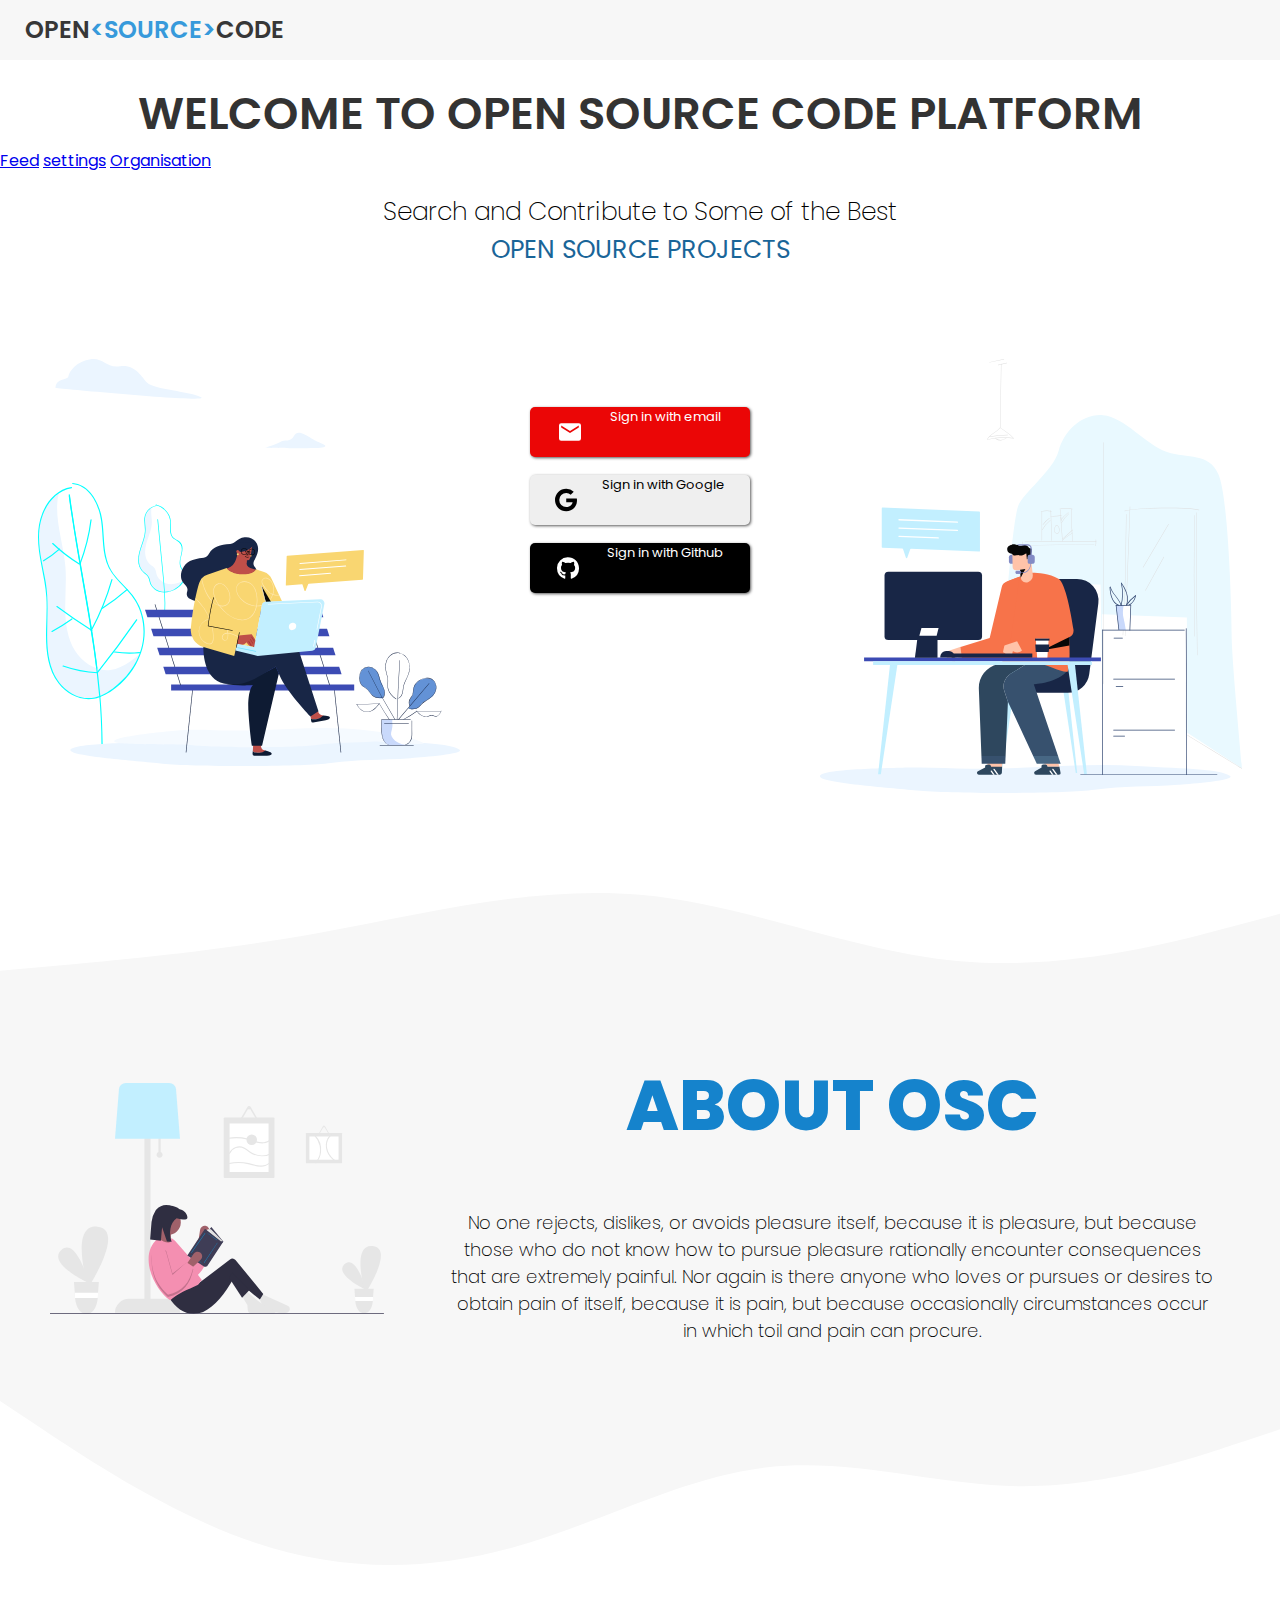
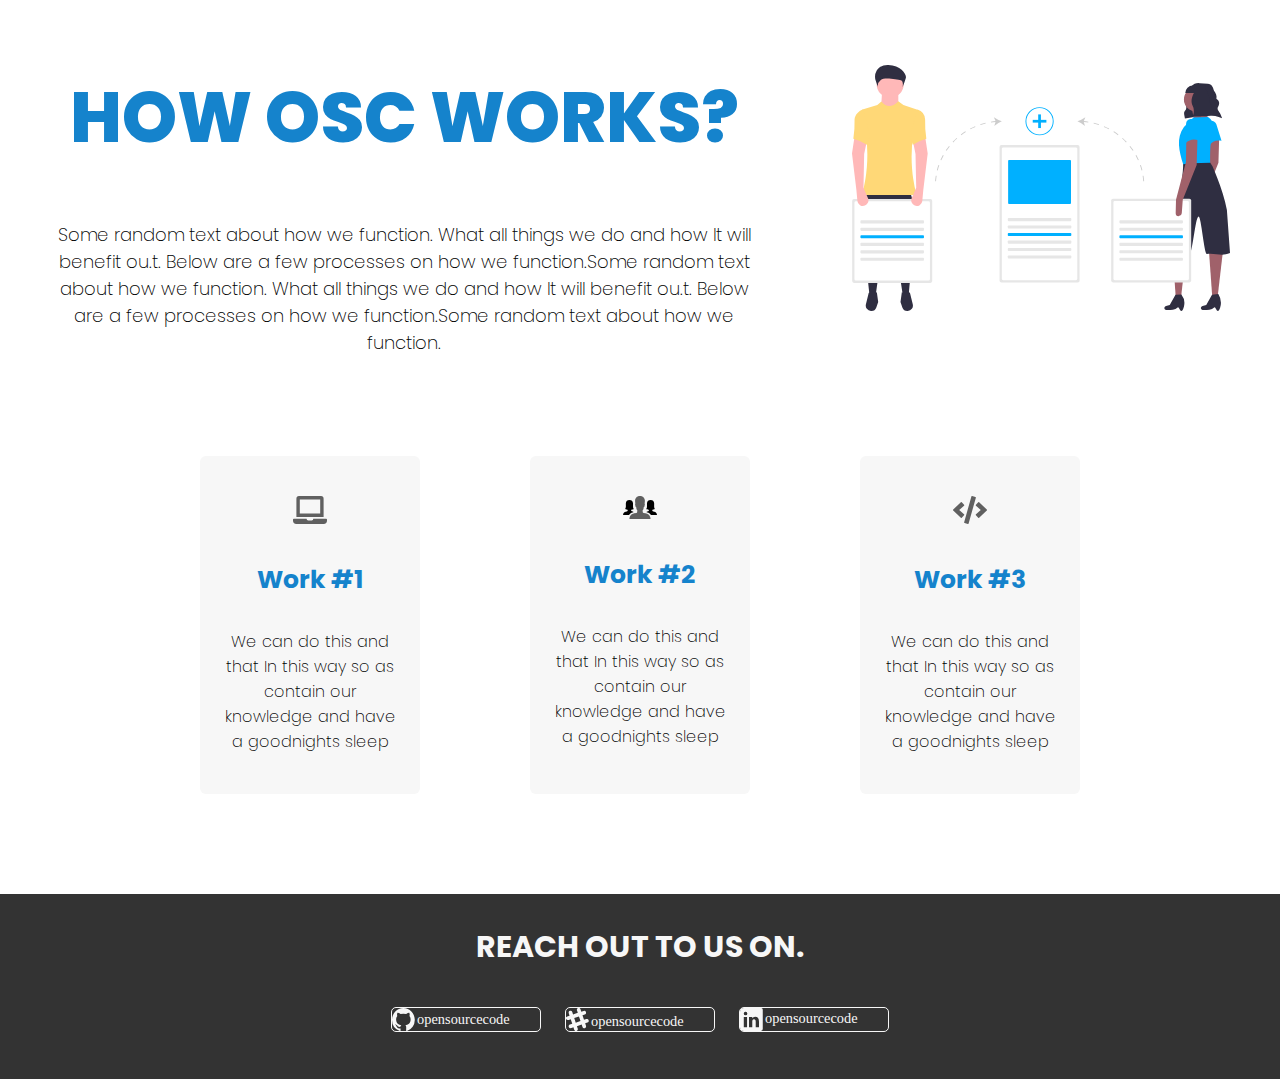
<file: index.html>
<!DOCTYPE html>
<html lang="en">
  <head>
    <!--Required meta tags-->
    <meta charset="utf-8" />
    <meta
      name="viewport"
      content="width=device-width, initial-scale=1, shrink-to-fit=no"
    />

    <link
      href="https://fonts.googleapis.com/css2?family=Poppins:ital,wght@0,100;0,200;0,300;0,400;0,500;0,600;0,700;0,800;0,900;1,100;1,200;1,300;1,400;1,500;1,600;1,700;1,800;1,900&display=swap"
      rel="stylesheet"
    />
    <link
      rel="stylesheet"
      href="https://cdnjs.cloudflare.com/ajax/libs/font-awesome/4.7.0/css/font-awesome.min.css"
    />
    <link rel="stylesheet" href="css/style.css" />
    <script src="https://ajax.googleapis.com/ajax/libs/jquery/3.4.1/jquery.min.js"></script>
    <title>OpenSourceCode</title>
  </head>
  <body>
    <header>
      <div class="logo">
        <a href="../index.html">OPEN<span>&ltSOURCE&gt</span>CODE</a>
      </div>
    </header>

    <h5 class="welcome-title">WELCOME TO OPEN SOURCE CODE PLATFORM</h5>
    <a href="html/feed-final.html">Feed</a>
    <a href="html/settings.html">settings</a>
    <a href="html/org.html">Organisation</a>

    <p class="landing-text">
      Search and Contribute to Some of the Best<br />
      <span>OPEN SOURCE PROJECTS</span>
    </p>
    <div class="landing-container">
      <div class="row">
        <div class="left-col-img">
          <img src="SVG/left-SVG.svg" />
        </div>
        <div class="left-col">
          <div class="sign-in-buttons">
            <button class="email-button" type="submit">
              <img src="SVG/Icon material-email.svg" />
              <p>Sign in with email</p>
            </button>
            <button class="google-button" type="submit">
              <img src="SVG/Icon simple-google.svg" />
              <p>Sign in with Google</p>
            </button>
            <button class="github-button" type="submit">
              <img src="SVG/Icon awesome-github.svg" />
              <p>Sign in with Github</p>
            </button>
          </div>
          <div class="email-section">
            <h3>Sign in with email.</h3>
            <form class="email">
              <input
                type="email"
                class="email-input sign-in-input"
                placeholder="Email"
              />
              <div class="name">
                <input
                  type="text"
                  class="name-fname sign-in-input"
                  placeholder="First Name"
                />
                <input
                  type="text"
                  class="name-lname sign-in-input"
                  placeholder="Last Name"
                />
              </div>

              <input
                type="password"
                class="password-input sign-in-input"
                placeholder="Choose password"
              />
              <div class="email-buttons">
                <button type="submit" class="email-submit">Submit</button>
                <button type="submit" class="email-next">Next</button>
                <button class="email-cancel">Cancel</button>
              </div>
            </form>
          </div>
        </div>
        <div class="right-col">
          <img src="SVG/right-svg.svg" />
        </div>
      </div>
    </div>
    <svg
      xmlns="http://www.w3.org/2000/svg"
      class="about-us-curve"
      viewBox="0 0 1440 320"
    >
      <path
        fill="#F7F7F7"
        fill-opacity="1"
        d="M0,192L60,186.7C120,181,240,171,360,149.3C480,128,600,96,720,106.7C840,117,960,171,1080,181.3C1200,192,1320,160,1380,144L1440,128L1440,320L1380,320C1320,320,1200,320,1080,320C960,320,840,320,720,320C600,320,480,320,360,320C240,320,120,320,60,320L0,320Z"
      ></path>
    </svg>
    <div class="about-us-container">
      <div class="about-left-col">
        <img src="SVG/about-left-SVG.svg" />
      </div>
      <div class="about-right-col">
        <h1>ABOUT OSC</h1>
        <br /><br />
        <p>
          No one rejects, dislikes, or avoids pleasure itself, because it is
          pleasure, but because those who do not know how to pursue pleasure
          rationally encounter consequences that are extremely painful. Nor
          again is there anyone who loves or pursues or desires to obtain pain
          of itself, because it is pain, but because occasionally circumstances
          occur in which toil and pain can procure.
        </p>
      </div>
    </div>
    <svg xmlns="http://www.w3.org/2000/svg" viewBox="0 0 1440 320">
      <path
        fill="#f7f7f7"
        fill-opacity="1"
        d="M0,64L48,96C96,128,192,192,288,224C384,256,480,256,576,229.3C672,203,768,149,864,138.7C960,128,1056,160,1152,160C1248,160,1344,128,1392,112L1440,96L1440,0L1392,0C1344,0,1248,0,1152,0C1056,0,960,0,864,0C768,0,672,0,576,0C480,0,384,0,288,0C192,0,96,0,48,0L0,0Z"
      ></path>
    </svg>
    <div class="how-container">
      <div class="how-top-row">
        <div class="how-top-left-col">
          <h1>HOW OSC WORKS?</h1>
          <p>
            Some random text about how we function. What all things we do and
            how It will benefit ou.t. Below are a few processes on how we
            function.Some random text about how we function. What all things we
            do and how It will benefit ou.t. Below are a few processes on how we
            function.Some random text about how we function.
          </p>
        </div>
        <div class="how-top-right-col">
          <img src="SVG/how-right-SVG.svg" />
        </div>
      </div>
      <div class="how-bottom-row">
        <div class="how-card">
          <img src="SVG/how-card-sample3-SVG.svg" />
          <h3>Work #1</h3>
          <p>
            We can do this and that In this way so as contain our knowledge and
            have a goodnights sleep
          </p>
        </div>
        <div class="how-card">
          <img src="SVG/how-card-sample2-SVG.svg" />
          <h3>Work #2</h3>
          <p>
            We can do this and that In this way so as contain our knowledge and
            have a goodnights sleep
          </p>
        </div>
        <div class="how-card">
          <img src="SVG/how-card-sample1-SVG.svg" />
          <h3>Work #3</h3>
          <p>
            We can do this and that In this way so as contain our knowledge and
            have a goodnights sleep
          </p>
        </div>
      </div>
    </div>

    <footer>
      <h1>REACH OUT TO US ON.</h1>
      <div class="reach-links">
        <a href="https://github.com/OpenSouceCode" target="_blank"
          ><img src="SVG/footer-github.svg"
        /></a>
        <a
          href="https://join.slack.com/t/opensourcecode/shared_invite/zt-dcirfg6f-IYydr1qUsAAYaq_ZA48jmg"
          target="_blank"
          ><img src="SVG/footer-slack.svg"
        /></a>
        <a href="https://www.linkedin.com/companyopensourcecode" target="_blank"
          ><img src="SVG/footer-linkedin.svg"
        /></a>
      </div>
    </footer>

    <script src="js/app.js"></script>
    <script src="js/landingPage.js"></script>
  </body>
</html>
</file>
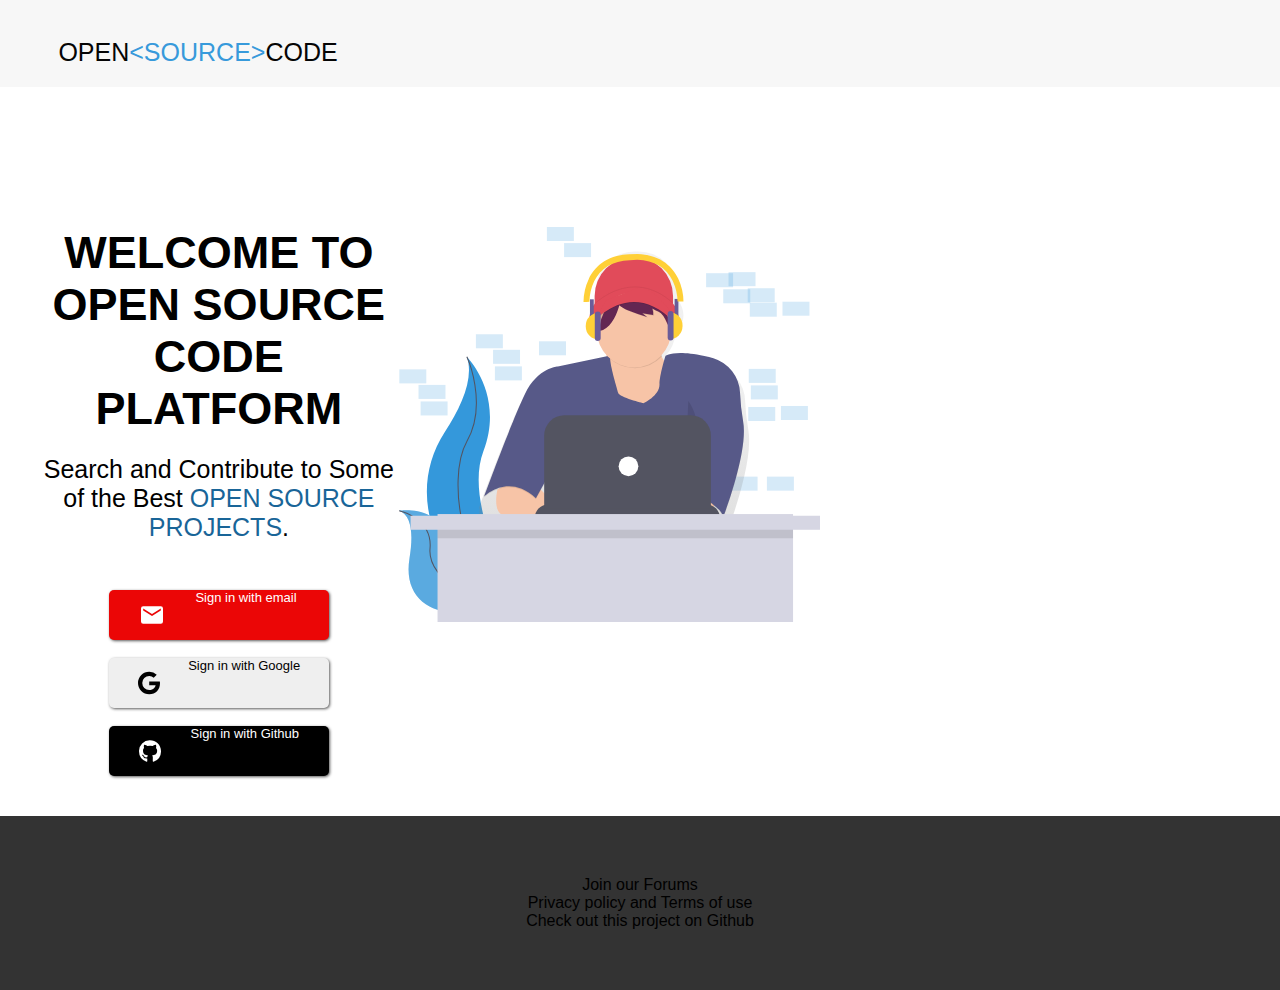
<file: Landing.html>
<!DOCTYPE html>
<html lang="en">
  <head>
    <!-- Required meta tags -->
    <meta charset="utf-8" />
    <meta
      name="viewport"
      content="width=device-width, initial-scale=1, shrink-to-fit=no"
    />

    <!-- Bootstrap CSS -->

    <link rel="stylesheet" href="style.css" />
    <title>OpenSourceCode</title>
  </head>
  <body>
    <header>
      <h5 class="title">OPEN<span>&ltSOURCE&gt</span>CODE</h5>
    </header>

    <div class="landing-container">
      <div class="row">
        <div class="left-col">
          <h2 class="welcome-title">WELCOME TO OPEN SOURCE CODE PLATFORM</h2>
          <p class="landing-text">
            Search and Contribute to Some of the Best
            <span>OPEN SOURCE PROJECTS</span>.
          </p>
          <div class="sign-in-buttons">
            <button class="email-button" type="submit">
              <img src="SVG/Icon material-email.svg" />
              <p>Sign in with email</p>
            </button>
            <button class="google-button" type="submit">
              <img src="SVG/Icon simple-google.svg" />
              <p>Sign in with Google</p>
            </button>
            <button class="github-button" type="submit">
              <img src="SVG/Icon awesome-github.svg" />
              <p>Sign in with Github</p>
            </button>
          </div>
        </div>
        <div class="right-col">
          <img src="SVG/undraw_coding_6mjf.svg" />
        </div>
      </div>
    </div>
    <footer>
      <p>Join our Forums</p>
      <p>Privacy policy and Terms of use</p>
      <p>Check out this project on <span>Github</span></p>
    </footer>
  </body>
</html>
</file>
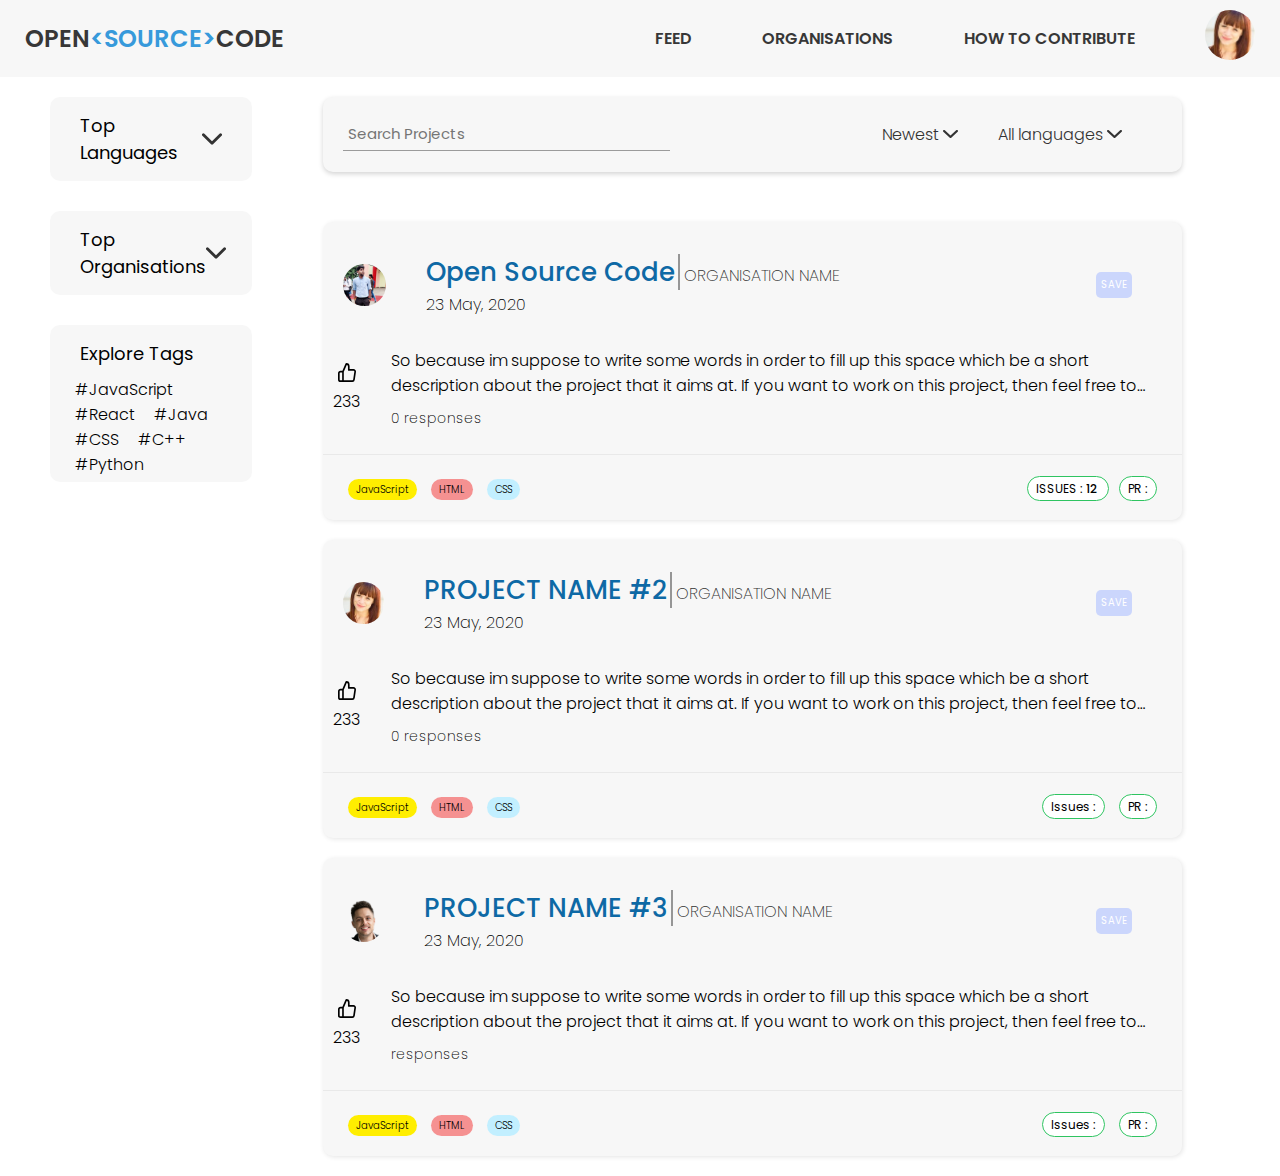
<file: html/feed-final.html>
<!DOCTYPE html>
<html lang="en">
  <head>
    <!--Required meta tags-->
    <meta charset="utf-8" />
    <meta
      name="viewport"
      content="width=device-width, initial-scale=1, shrink-to-fit=no"
    />

    <link
      href="https://fonts.googleapis.com/css2?family=Poppins:ital,wght@0,100;0,200;0,300;0,400;0,500;0,600;0,700;0,800;0,900;1,100;1,200;1,300;1,400;1,500;1,600;1,700;1,800;1,900&display=swap"
      rel="stylesheet"
    />
    <link
      rel="stylesheet"
      href="https://cdnjs.cloudflare.com/ajax/libs/font-awesome/4.7.0/css/font-awesome.min.css"
    />

    <link rel="stylesheet" href="../css/feed-final.css" />
    <link rel="stylesheet" href="../css/style.css" />
    <script src="https://ajax.googleapis.com/ajax/libs/jquery/3.4.1/jquery.min.js"></script>
    <title>OpenSourceCode</title>
  </head>
  <body>
    <header>
      <div class="logo">
        <a href="../index.html">OPEN<span>&ltSOURCE&gt</span>CODE</a>
        <a href="javascript:void(0);" class="icon" onclick="myFunction()">
          <i class="fa fa-bars"></i>
        </a>
      </div>
      <div class="links">
        <a href="feed-final.html">FEED</a>
        <a href="org.html">ORGANISATIONS</a>
        <a href="">HOW TO CONTRIBUTE</a>
        <div class="header-profile-picture">
          <img class="profile-picture" src="../SVG/profile-pic-3-image.jpg" />
          <div class="header-profile-dropdown display-none">
            <a href=""><img src="../SVG/profile-icon.svg" />Profile</a>
            <a href="settings.html"
              ><img src="../SVG/setting-icon.svg" />Settings</a
            >
            <a href="../index.html"
              ><img src="../SVG/log-out-icon.svg" />Log Out</a
            >
          </div>
        </div>
      </div>
    </header>

    <!-- Start here -->
    <div class="container">
      <aside class="aside-top">
        <div class="top-languages">
          <div class="top-heading">
            <h3>Top Languages</h3>
            <img
              class="top-dropdown-languages"
              src="../SVG/dropdown-arrow.svg"
            />
          </div>
          <ul class="language-list">
            <li>
              <img src="../SVG/yellow.svg" />
              <p>JavaScript</p>
              <p class="follow">follow</p>
            </li>
            <li>
              <img src="../SVG/peach.svg" />
              <p>HTML</p>
              <p class="follow">follow</p>
            </li>
            <li>
              <img src="../SVG/sea-green.svg" />
              <p>CSS</p>
              <p class="follow">follow</p>
            </li>

            <li>
              <img src="../SVG/pink.svg" />
              <p>Python</p>
              <p class="follow">follow</p>
            </li>
          </ul>
        </div>
        <div class="top-organisations">
          <div class="top-heading">
            <h3>Top Organisations</h3>
            <img
              class="top-dropdown-organisations"
              src="../SVG/dropdown-arrow.svg"
            />
          </div>
          <ul class="organisations-list">
            <li>
              <p>Mozilla</p>
              <p class="follow">follow</p>
            </li>
            <li>
              <p>Facebook</p>
              <p class="follow">follow</p>
            </li>
            <li>
              <p>Adobe</p>
              <p class="follow">follow</p>
            </li>
            <li>
              <p>Opera</p>
              <p class="follow">follow</p>
            </li>
            <li>
              <p>Oracle</p>
              <p class="follow">follow</p>
            </li>
          </ul>
        </div>
        <div class="explore-tags">
          <div class="top-heading">
            <h3>Explore Tags</h3>
          </div>
          <ul class="explore-list">
            <li>#JavaScript</li>
            <li>#React</li>
            <li>#Java</li>
            <li>#CSS</li>
            <li>#C++</li>
            <li>#Python</li>
          </ul>
        </div>
      </aside>
      <div class="feed-main">
        <div class="top-bar">
          <div class="search-bar">
            <form class="search-bar-form">
              <input
                type="search"
                class="search-input"
                placeholder="Search Projects"
              />
            </form>
            <div class="filter-mobile display-none">
              Filter <img src="../SVG/dropdown-arrow.svg" />
            </div>
          </div>
          <div class="filter-mobile-hide">
            <div class="filter-mobile-dropdown display-none">
              <div class="filter-left-col">
                <ul class="dropdown-list-filter">
                  <li>
                    <img src="../SVG/yellow.svg" />
                    <p>JavaScript</p>
                  </li>
                  <li>
                    <img src="../SVG/peach.svg" />
                    <p>HTML</p>
                  </li>
                  <li>
                    <img src="../SVG/sea-green.svg" />
                    <p>CSS</p>
                  </li>

                  <li>
                    <img src="../SVG/pink.svg" />
                    <p>Python</p>
                  </li>
                </ul>
              </div>
              <div class="filter-right-col display-non">
                <ul class="dropdown-list-filter">
                  <li>New</li>
                  <li>Top</li>
                  <li>Hot</li>
                </ul>
              </div>
            </div>
          </div>
          <div class="control-page-items">
            <ul class="filter-items">
              <li class="dropdown filter sort">
                <a class="dropdown-label dropdown-label-sort"
                  >Newest <img src="../SVG/dropdown-arrow.svg"
                /></a>
                <ul class="dropdown-list dropdown-list-sort display-none">
                  <li>Newest</li>
                  <li>Top</li>
                  <li>Following</li>
                </ul>
              </li>
              <li class="dropdown filter language-sort">
                <a class="dropdown-label dropdown-label-languages"
                  >All languages <img src="../SVG/dropdown-arrow.svg"
                /></a>
                <ul class="dropdown-list dropdown-list-languages display-none">
                  <li>
                    <img src="../SVG/yellow.svg" />
                    <p>JavaScript</p>
                  </li>
                  <li>
                    <img src="../SVG/peach.svg" />
                    <p>HTML</p>
                  </li>
                  <li>
                    <img src="../SVG/sea-green.svg" />
                    <p>CSS</p>
                  </li>

                  <li>
                    <img src="../SVG/pink.svg" />
                    <p>Python</p>
                  </li>
                </ul>
              </li>
              <li class="dropdown filter organistaion-sort display-none">
                <a class="dropdown-label dropdown-label-organisations"
                  >All Organisations <img src="../SVG/dropdown-arrow.svg"
                /></a>
                <ul
                  class="dropdown-list dropdown-list-organisations display-none"
                >
                  <li>Facebook</li>
                  <li>Adobe</li>
                  <li>Microsoft</li>
                  <li>FossAsia</li>
                  <li>Mozilla</li>
                </ul>
              </li>
            </ul>
          </div>
        </div>
        <div class="feed-cards">
          <div class="card">
            <div class="card-top-row">
              <div class="card-top-row-left">
                <img
                  class="card-profile-picture"
                  src="../SVG/profile-pic-1-image.jpg"
                />
                <div class="project-info">
                  <div class="project-info-top-row">
                    <p class="project-name">Open Source Code</p>
                    <p class="project-organisation-name">ORGANISATION NAME</p>
                  </div>
                  <div class="project-info-bottom-row">
                    <p class="project-date">23 May, 2020</p>
                  </div>
                </div>
              </div>
              <div class="card-save">
                SAVE
              </div>
            </div>
            <div class="card-description">
              <div class="likes-section">
                <img
                  src="../SVG/Icon feather-thumbs-up.svg"
                  class="like-thumbs"
                />
                <p>233</p>
              </div>
              <div class="card-description-right-col">
                <p class="card-description-text">
                  So because im suppose to write some words in order to fill up
                  this space which be a short description about the project that
                  it aims at. If you want to work on this project, then feel
                  free to come and…
                </p>
                <p class="card-responses">
                  <span class="number-responses">0</span> responses
                </p>
              </div>
            </div>
            <br />
            <div class="card-footer">
              <div class="tags">
                <div class="tag javascript">JavaScript</div>
                <div class="tag html">HTML</div>
                <div class="tag css">CSS</div>
              </div>
              <div class="issues-pullrequests">
                <div class="card-issues tag white">
                  ISSUES : <span class="issues">12</span>
                </div>
                <div class="card-pullrequests tag white">
                  PR : <span class="pull-requests"></span>
                </div>
              </div>
            </div>
          </div>
          <div class="card">
            <div class="card-top-row">
              <div class="card-top-row-left">
                <img
                  class="card-profile-picture"
                  src="../SVG/profile-pic-3-image.jpg"
                />
                <div class="project-info">
                  <div class="project-info-top-row">
                    <p class="project-name">PROJECT NAME #2</p>
                    <p class="project-organisation-name">ORGANISATION NAME</p>
                  </div>
                  <div class="project-info-bottom-row">
                    <p class="project-date">23 May, 2020</p>
                  </div>
                </div>
              </div>
              <div class="card-save">
                SAVE
              </div>
            </div>
            <div class="card-description">
              <div class="likes-section">
                <img
                  src="../SVG/Icon feather-thumbs-up.svg"
                  class="like-thumbs"
                />
                <p>233</p>
              </div>
              <div class="card-description-right-col">
                <p class="card-description-text">
                  So because im suppose to write some words in order to fill up
                  this space which be a short description about the project that
                  it aims at. If you want to work on this project, then feel
                  free to come and…
                </p>
                <p class="card-responses">
                  <span class="number-responses">0</span> responses
                </p>
              </div>
            </div>
            <br />
            <div class="card-footer">
              <div class="tags">
                <div class="tag javascript">JavaScript</div>
                <div class="tag html">HTML</div>
                <div class="tag css">CSS</div>
              </div>
              <div class="issues-pullrequests">
                <div class="card-issues tag white">Issues :</div>
                <div class="card-pullrequests tag white">PR :</div>
              </div>
            </div>
          </div>
          <div class="card">
            <div class="card-top-row">
              <div class="card-top-row-left">
                <img
                  class="card-profile-picture"
                  src="../SVG/profile-pic-2-image.png"
                />
                <div class="project-info">
                  <div class="project-info-top-row">
                    <p class="project-name">PROJECT NAME #3</p>
                    <p class="project-organisation-name">ORGANISATION NAME</p>
                  </div>
                  <div class="project-info-bottom-row">
                    <p class="project-date">23 May, 2020</p>
                  </div>
                </div>
              </div>
              <div class="card-save">
                SAVE
              </div>
            </div>
            <div class="card-description">
              <div class="likes-section">
                <img
                  src="../SVG/Icon feather-thumbs-up.svg"
                  class="like-thumbs"
                />
                <p>233</p>
              </div>
              <div class="card-description-right-col">
                <p class="card-description-text">
                  So because im suppose to write some words in order to fill up
                  this space which be a short description about the project that
                  it aims at. If you want to work on this project, then feel
                  free to come and…
                </p>
                <p class="card-responses">
                  <span class="number-responses"></span> responses
                </p>
              </div>
            </div>
            <br />
            <div class="card-footer">
              <div class="tags">
                <div class="tag javascript">JavaScript</div>
                <div class="tag html">HTML</div>
                <div class="tag css">CSS</div>
              </div>
              <div class="issues-pullrequests">
                <div class="card-issues tag white">Issues :</div>
                <div class="card-pullrequests tag white">PR :</div>
              </div>
            </div>
          </div>
        </div>
      </div>
    </div>
    <!-- End here -->

    <script src="../js/app.js"></script>
    <script src="../js/landingPage.js"></script>
    <script src="../js/feed.js"></script>
  </body>
</html>
</file>
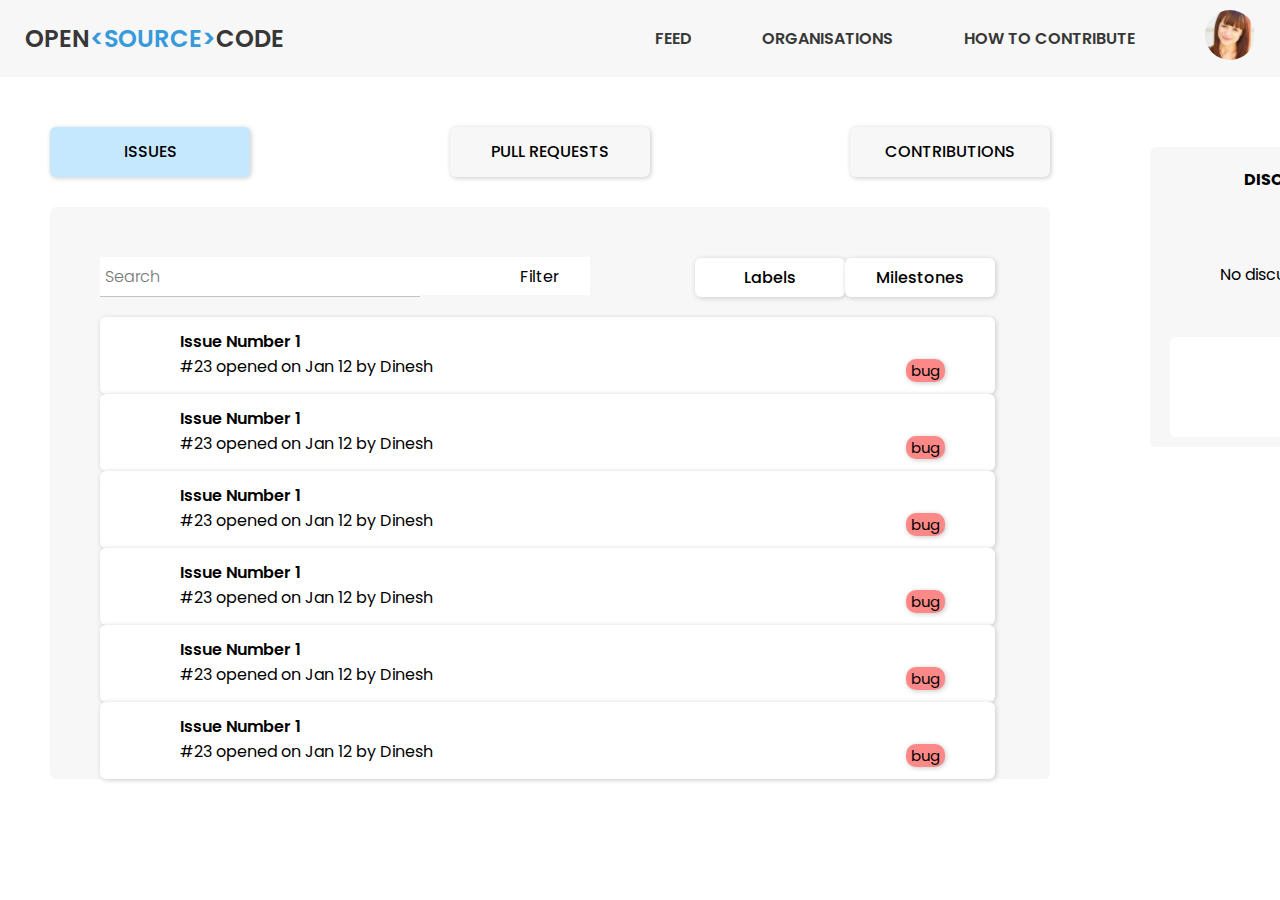
<file: html/issue.html>
<!DOCTYPE html>
<html lang="en">
  <head>
    <!--Required meta tags-->
    <meta charset="utf-8" />
    <meta
      name="viewport"
      content="width=device-width, initial-scale=1, shrink-to-fit=no"
    />

    <link
      href="https://fonts.googleapis.com/css2?family=Poppins:ital,wght@0,100;0,200;0,300;0,400;0,500;0,600;0,700;0,800;0,900;1,100;1,200;1,300;1,400;1,500;1,600;1,700;1,800;1,900&display=swap"
      rel="stylesheet"
    />
    <link
      rel="stylesheet"
      href="https://cdnjs.cloudflare.com/ajax/libs/font-awesome/4.7.0/css/font-awesome.min.css"
    />

    <link rel="stylesheet" href="../css/style.css" />
    <link rel="stylesheet" href="../css/issue.css" />

    <script src="https://ajax.googleapis.com/ajax/libs/jquery/3.4.1/jquery.min.js"></script>
    <title>OpenSourceCode</title>
  </head>
  <body>
    <header>
      <div class="logo">
        <a href="../index.html">OPEN<span>&ltSOURCE&gt</span>CODE</a>
        <a href="javascript:void(0);" class="icon" onclick="myFunction()">
          <i class="fa fa-bars"></i>
        </a>
      </div>
      <div class="links">
        <a href="feed-final.html">FEED</a>
        <a href="org.html">ORGANISATIONS</a>
        <a href="">HOW TO CONTRIBUTE</a>
        <div class="header-profile-picture">
          <img class="profile-picture" src="../SVG/profile-pic-3-image.jpg" />
          <div class="header-profile-dropdown display-none">
            <a href=""><img src="../SVG/profile-icon.svg" />Profile</a>
            <a href="settings.html"
              ><img src="../SVG/setting-icon.svg" />Settings</a
            >
            <a href="../index.html"
              ><img src="../SVG/log-out-icon.svg" />Log Out</a
            >
          </div>
        </div>
      </div>
    </header>

    <!-- Start here -->
    <div class="disappear1" id="disappear1">
      <div class="ratio-flex">
        <div class="test">
          <div class="tabs">
            <p class="issues1">
              ISSUES
            </p>
            <p class="pr1">
              PULL REQUESTS
            </p>
            <p class="box">
              CONTRIBUTIONS
            </p>
          </div>
          <div class="wholebox">
            <div class="display-flex">
              <input class="input" placeholder="Search" />
              <div class="dropdown">
                <span>Filter</span>
                <div class="dropdown-content">
                  <p>Recent</p>
                  <p>Relevent</p>
                  <p>Important</p>
                </div>
              </div>

              <p class="labelmilestone">
                Labels
              </p>
              <p class="labelmilestone">
                Milestones
              </p>
            </div>
            <div class="issuebox">
              <div class="tabs">
                <div>
                  <p class="issueheading">
                    Issue Number 1
                  </p>
                  <p>#23 opened on Jan 12 by Dinesh</p>
                </div>
                <div>
                  <p class="bug">bug</p>
                </div>
              </div>
            </div>
            <div class="issuebox">
              <div class="tabs">
                <div>
                  <p class="issueheading">
                    Issue Number 1
                  </p>
                  <p>#23 opened on Jan 12 by Dinesh</p>
                </div>
                <div>
                  <p class="bug">bug</p>
                </div>
              </div>
            </div>
            <div class="issuebox">
              <div class="tabs">
                <div>
                  <p class="issueheading">
                    Issue Number 1
                  </p>
                  <p>#23 opened on Jan 12 by Dinesh</p>
                </div>
                <div>
                  <p class="bug">bug</p>
                </div>
              </div>
            </div>
            <div class="issuebox">
              <div class="tabs">
                <div>
                  <p class="issueheading">
                    Issue Number 1
                  </p>
                  <p>#23 opened on Jan 12 by Dinesh</p>
                </div>
                <div>
                  <p class="bug">bug</p>
                </div>
              </div>
            </div>
            <div class="issuebox">
              <div class="tabs">
                <div>
                  <p class="issueheading">
                    Issue Number 1
                  </p>
                  <p>#23 opened on Jan 12 by Dinesh</p>
                </div>
                <div>
                  <p class="bug">bug</p>
                </div>
              </div>
            </div>
            <div class="issuebox">
              <div class="tabs">
                <div>
                  <p class="issueheading">
                    Issue Number 1
                  </p>
                  <p>#23 opened on Jan 12 by Dinesh</p>
                </div>
                <div>
                  <p class="bug">bug</p>
                </div>
              </div>
            </div>
          </div>
        </div>
        <div class="dis">
          <p class="dishead">DISCUSSION</p>
          <p class="disbody">No discussions yet...</p>
          <p class="disbox"></p>
        </div>
      </div>
    </div>
    <div class=disappear2 id="disappear2">
      <div class="ratio-flex">
        <div class="test">
          <div class="tabs">
            <p class="issues2">
              ISSUES
            </p>
            <p class="pr2">
              PULL REQUESTS
            </p>
            <p class="box">
              CONTRIBUTIONS
            </p>
          </div>
          <div class="wholebox">
            <div class="display-flex">
              <input class="input" placeholder="Search" />
              <div class="dropdown">
                <span>Filter</span>
                <div class="dropdown-content">
                  <p>Recent</p>
                  <p>Relevent</p>
                  <p>Important</p>
                </div>
              </div>

              <p class="labelmilestone">
                Labels
              </p>
              <p class="labelmilestone">
                Milestones
              </p>
            </div>
            <div class="issuebox">
              <div class="tabs">
                <div>
                  <p class="issueheading">
                    Issue Number 1
                  </p>
                  <p>#23 opened on Jan 12 by Dinesh</p>
                </div>
                <div>
                  <p class="bug">bug</p>
                </div>
              </div>
            </div>
            <div class="issuebox">
              <div class="tabs">
                <div>
                  <p class="issueheading">
                    Issue Number 1
                  </p>
                  <p>#23 opened on Jan 12 by Dinesh</p>
                </div>
                <div>
                  <p class="bug">bug</p>
                </div>
              </div>
            </div>
            <div class="issuebox">
              <div class="tabs">
                <div>
                  <p class="issueheading">
                    Issue Number 1
                  </p>
                  <p>#23 opened on Jan 12 by Dinesh</p>
                </div>
                <div>
                  <p class="bug">bug</p>
                </div>
              </div>
            </div>
            <div class="issuebox">
              <div class="tabs">
                <div>
                  <p class="issueheading">
                    Issue Number 1
                  </p>
                  <p>#23 opened on Jan 12 by Dinesh</p>
                </div>
                <div>
                  <p class="bug">bug</p>
                </div>
              </div>
            </div>
            <div class="issuebox">
              <div class="tabs">
                <div>
                  <p class="issueheading">
                    Issue Number 1
                  </p>
                  <p>#23 opened on Jan 12 by Dinesh</p>
                </div>
                <div>
                  <p class="bug">bug</p>
                </div>
              </div>
            </div>
            <div class="issuebox">
              <div class="tabs">
                <div>
                  <p class="issueheading">
                    Issue Number 1
                  </p>
                  <p>#23 opened on Jan 12 by Dinesh</p>
                </div>
                <div>
                  <p class="bug">bug</p>
                </div>
              </div>
            </div>
          </div>
        </div>
        <div class="dis">
          <p class="dishead">DISCUSSION</p>
          <p class="disbody">No discussions yet...</p>
          <p class="disbox"></p>
        </div>
      </div>
    </div>
    <!-- End here -->
    <script src="../js/issue.js"></script>
    <script src="../js/app.js"></script>
    <script src="../js/landingPage.js"></script>
  </body>
</html>
</file>
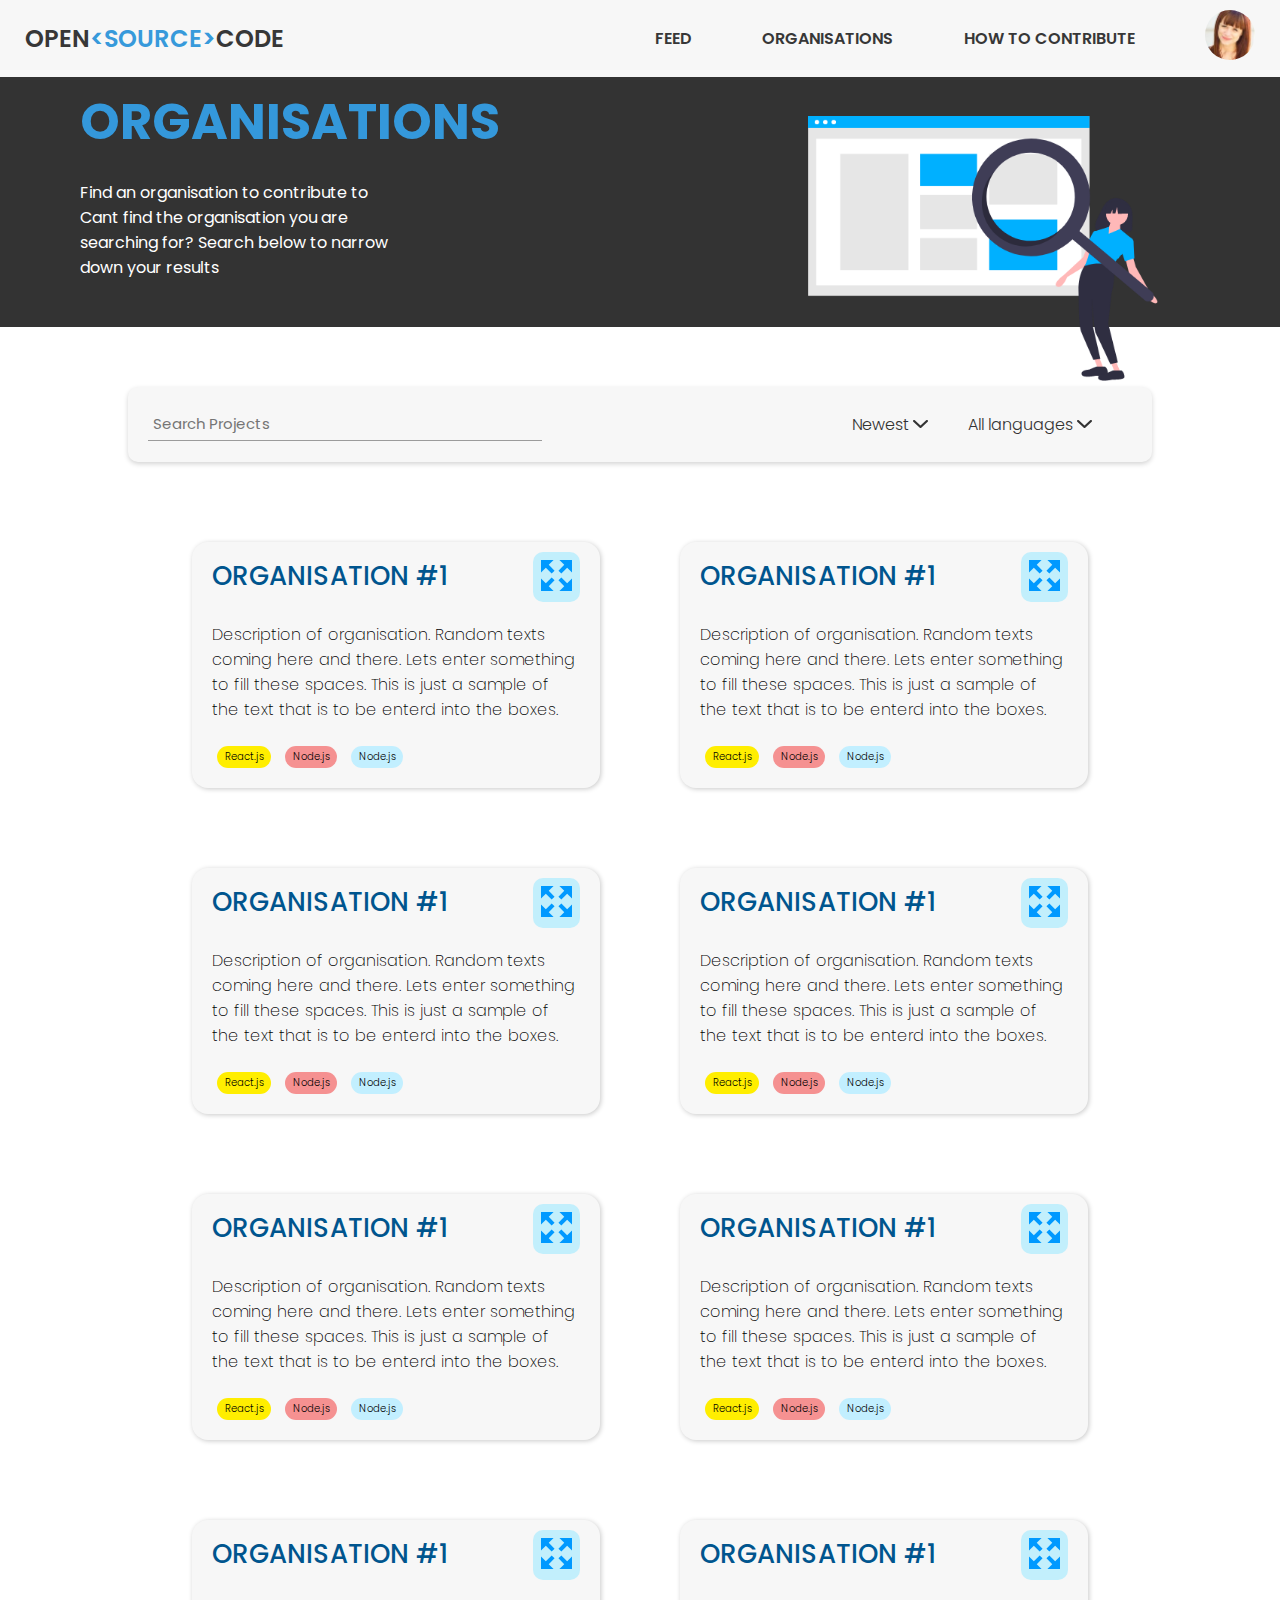
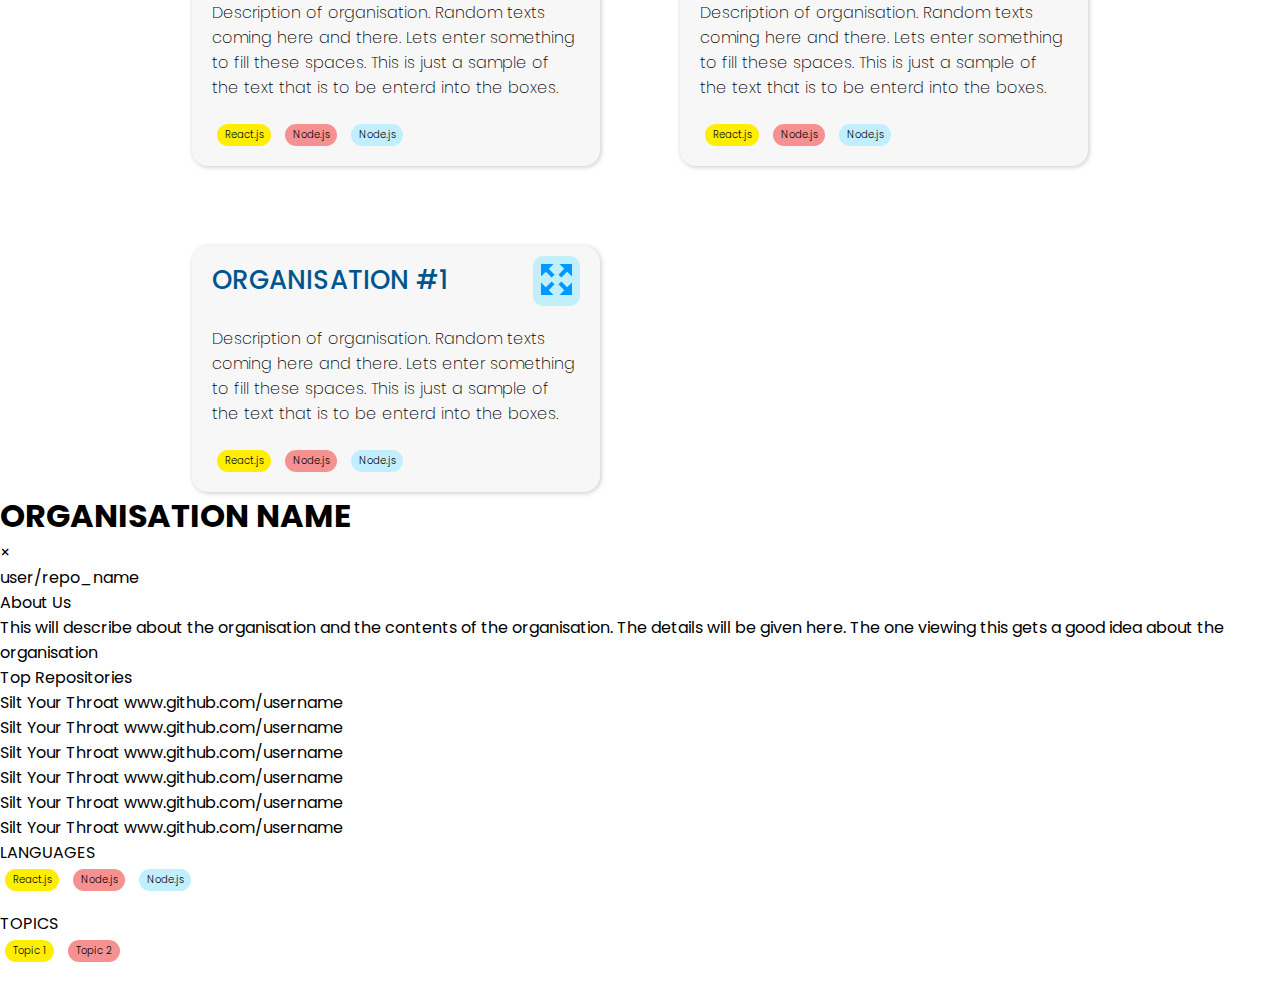
<file: html/org.html>
<!DOCTYPE html>
<html lang="en">
  <head>
    <!--Required meta tags-->
    <meta charset="utf-8" />
    <meta
      name="viewport"
      content="width=device-width, initial-scale=1, shrink-to-fit=no"
    />

    <link
      href="https://fonts.googleapis.com/css2?family=Poppins:ital,wght@0,100;0,200;0,300;0,400;0,500;0,600;0,700;0,800;0,900;1,100;1,200;1,300;1,400;1,500;1,600;1,700;1,800;1,900&display=swap"
      rel="stylesheet"
    />
    <link
      rel="stylesheet"
      href="https://cdnjs.cloudflare.com/ajax/libs/font-awesome/4.7.0/css/font-awesome.min.css"
    />
    <link rel="stylesheet" href="../css/feed-final.css" />
    <link rel="stylesheet" href="../css/style.css" />
    <link rel="stylesheet" href="../css/org.css" />
    <script src="https://ajax.googleapis.com/ajax/libs/jquery/3.4.1/jquery.min.js"></script>
    <title>OpenSourceCode</title>
  </head>
  <body>
    <header>
      <div class="logo">
        <a href="../index.html">OPEN<span>&ltSOURCE&gt</span>CODE</a>
        <a href="javascript:void(0);" class="icon" onclick="myFunction()">
          <i class="fa fa-bars"></i>
        </a>
      </div>
      <div class="links">
        <a href="feed-final.html">FEED</a>
        <a href="org.html">ORGANISATIONS</a>
        <a href="">HOW TO CONTRIBUTE</a>
        <div class="header-profile-picture">
          <img class="profile-picture" src="../SVG/profile-pic-3-image.jpg" />
          <div class="header-profile-dropdown display-none">
            <a href=""><img src="../SVG/profile-icon.svg" />Profile</a>
            <a href="settings.html"
              ><img src="../SVG/setting-icon.svg" />Settings</a
            >
            <a href="../index.html"
              ><img src="../SVG/log-out-icon.svg" />Log Out</a
            >
          </div>
        </div>
      </div>
    </header>

    <!-- Start here -->
    <div class="org">
      <div class="left-col">
        <h1 class="org-heading">ORGANISATIONS</h1>

        <p>Find an organisation to contribute to</p>
        <p>
          Cant find the organisation you are searching for? Search below to
          narrow down your results
        </p>
      </div>
      <div class="right-col">
        <img src="../SVG/organisation-top-image.png" alt="" srcset="" />
      </div>
    </div>
    <div class="top-bar">
      <div class="search-bar">
        <form class="search-bar-form">
          <input
            type="search"
            class="search-input"
            placeholder="Search Projects"
          />
        </form>
        <div class="filter-mobile display-none">
          Filter <img src="../SVG/dropdown-arrow.svg" />
        </div>
      </div>
      <div class="filter-mobile-hide">
        <div class="filter-mobile-dropdown display-none">
          <div class="filter-left-col">
            <ul class="dropdown-list-filter">
              <li>
                <img src="../SVG/yellow.svg" />
                <p>JavaScript</p>
              </li>
              <li>
                <img src="../SVG/peach.svg" />
                <p>HTML</p>
              </li>
              <li>
                <img src="../SVG/sea-green.svg" />
                <p>CSS</p>
              </li>

              <li>
                <img src="../SVG/pink.svg" />
                <p>Python</p>
              </li>
            </ul>
          </div>
          <div class="filter-right-col display-non">
            <ul class="dropdown-list-filter">
              <li>New</li>
              <li>Top</li>
              <li>Hot</li>
            </ul>
          </div>
        </div>
      </div>
      <div class="control-page-items">
        <ul class="filter-items">
          <li class="dropdown filter sort">
            <a class="dropdown-label dropdown-label-sort"
              >Newest <img src="../SVG/dropdown-arrow.svg"
            /></a>
            <ul class="dropdown-list dropdown-list-sort display-none">
              <li>New</li>
              <li>Top</li>
              <li>Hot</li>
            </ul>
          </li>
          <li class="dropdown filter language-sort">
            <a class="dropdown-label dropdown-label-languages"
              >All languages <img src="../SVG/dropdown-arrow.svg"
            /></a>
            <ul class="dropdown-list dropdown-list-languages display-none">
              <li>
                <img src="../SVG/yellow.svg" />
                <p>JavaScript</p>
              </li>
              <li>
                <img src="../SVG/peach.svg" />
                <p>HTML</p>
              </li>
              <li>
                <img src="../SVG/sea-green.svg" />
                <p>CSS</p>
              </li>

              <li>
                <img src="../SVG/pink.svg" />
                <p>Python</p>
              </li>
            </ul>
          </li>
        </ul>
      </div>
    </div>

    <div class="cards-grid">
      <div class="card-org">
        <div class="line">
          <p class="org-name">ORGANISATION #1</p>
          <button id="idview" class="org-view" type="submit">
            <img src="../SVG/Icon metro-enlarge.svg" />
          </button>
        </div>
        <p class="orgdes">
          Description of organisation. Random texts coming here and there. Lets
          enter something to fill these spaces. This is just a sample of the
          text that is to be enterd into the boxes.
        </p>
        <div class="org-tags">
          <button class="tag javascript" type="submit">
            React.js
          </button>
          <button class="tag html" type="submit">
            Node.js
          </button>
          <button class="tag css" type="submit">
            Node.js
          </button>
        </div>
      </div>
      <div class="card-org">
        <div class="line">
          <p class="org-name">ORGANISATION #1</p>
          <button id="idview" class="org-view" type="submit">
            <img src="../SVG/Icon metro-enlarge.svg" />
          </button>
        </div>
        <p class="orgdes">
          Description of organisation. Random texts coming here and there. Lets
          enter something to fill these spaces. This is just a sample of the
          text that is to be enterd into the boxes.
        </p>
        <div class="org-tags">
          <button class="tag javascript" type="submit">
            React.js
          </button>
          <button class="tag html" type="submit">
            Node.js
          </button>
          <button class="tag css" type="submit">
            Node.js
          </button>
        </div>
      </div>
      <div class="card-org">
        <div class="line">
          <p class="org-name">ORGANISATION #1</p>
          <button class="org-view" type="submit" id="idview">
            <img src="../SVG/Icon metro-enlarge.svg" />
          </button>
        </div>
        <p class="orgdes">
          Description of organisation. Random texts coming here and there. Lets
          enter something to fill these spaces. This is just a sample of the
          text that is to be enterd into the boxes.
        </p>
        <div class="org-tags">
          <button class="tag javascript" type="submit">
            React.js
          </button>
          <button class="tag html" type="submit">
            Node.js
          </button>
          <button class="tag css" type="submit">
            Node.js
          </button>
        </div>
      </div>
      <div class="card-org">
        <div class="line">
          <p class="org-name">ORGANISATION #1</p>
          <button class="org-view" type="submit" id="idview">
            <img src="../SVG/Icon metro-enlarge.svg" />
          </button>
        </div>
        <p class="orgdes">
          Description of organisation. Random texts coming here and there. Lets
          enter something to fill these spaces. This is just a sample of the
          text that is to be enterd into the boxes.
        </p>
        <div class="org-tags">
          <button class="tag javascript" type="submit">
            React.js
          </button>
          <button class="tag html" type="submit">
            Node.js
          </button>
          <button class="tag css" type="submit">
            Node.js
          </button>
        </div>
      </div>
      <div class="card-org">
        <div class="line">
          <p class="org-name">ORGANISATION #1</p>
          <button class="org-view" type="submit" id="idview">
            <img src="../SVG/Icon metro-enlarge.svg" />
          </button>
        </div>
        <p class="orgdes">
          Description of organisation. Random texts coming here and there. Lets
          enter something to fill these spaces. This is just a sample of the
          text that is to be enterd into the boxes.
        </p>
        <div class="org-tags">
          <button class="tag javascript" type="submit">
            React.js
          </button>
          <button class="tag html" type="submit">
            Node.js
          </button>
          <button class="tag css" type="submit">
            Node.js
          </button>
        </div>
      </div>
      <div class="card-org">
        <div class="line">
          <p class="org-name">ORGANISATION #1</p>
          <button class="org-view" type="submit" id="idview">
            <img src="../SVG/Icon metro-enlarge.svg" />
          </button>
        </div>
        <p class="orgdes">
          Description of organisation. Random texts coming here and there. Lets
          enter something to fill these spaces. This is just a sample of the
          text that is to be enterd into the boxes.
        </p>
        <div class="org-tags">
          <button class="tag javascript" type="submit">
            React.js
          </button>
          <button class="tag html" type="submit">
            Node.js
          </button>
          <button class="tag css" type="submit">
            Node.js
          </button>
        </div>
      </div>
      <div class="card-org">
        <div class="line">
          <p class="org-name">ORGANISATION #1</p>
          <button class="org-view" type="submit" id="idview">
            <img src="../SVG/Icon metro-enlarge.svg" />
          </button>
        </div>
        <p class="orgdes">
          Description of organisation. Random texts coming here and there. Lets
          enter something to fill these spaces. This is just a sample of the
          text that is to be enterd into the boxes.
        </p>
        <div class="org-tags">
          <button class="tag javascript" type="submit">
            React.js
          </button>
          <button class="tag html" type="submit">
            Node.js
          </button>
          <button class="tag css" type="submit">
            Node.js
          </button>
        </div>
      </div>
      <div class="card-org">
        <div class="line">
          <p class="org-name">ORGANISATION #1</p>
          <button class="org-view" type="submit" id="idview">
            <img src="../SVG/Icon metro-enlarge.svg" />
          </button>
        </div>
        <p class="orgdes">
          Description of organisation. Random texts coming here and there. Lets
          enter something to fill these spaces. This is just a sample of the
          text that is to be enterd into the boxes.
        </p>
        <div class="org-tags">
          <button class="tag javascript" type="submit">
            React.js
          </button>
          <button class="tag html" type="submit">
            Node.js
          </button>
          <button class="tag css" type="submit">
            Node.js
          </button>
        </div>
      </div>
      <div class="card-org">
        <div class="line">
          <p class="org-name">ORGANISATION #1</p>
          <button class="org-view" type="submit" id="idview">
            <img src="../SVG/Icon metro-enlarge.svg" />
          </button>
        </div>
        <p class="orgdes">
          Description of organisation. Random texts coming here and there. Lets
          enter something to fill these spaces. This is just a sample of the
          text that is to be enterd into the boxes.
        </p>
        <div class="org-tags">
          <button class="tag javascript" type="submit">
            React.js
          </button>
          <button class="tag html" type="submit">
            Node.js
          </button>
          <button class="tag css" type="submit">
            Node.js
          </button>
        </div>
      </div>
    </div>
    <div id="idpop" class="pop">
      <div class="pop-content">
        <div class="pop-flex top-row">
          <h1 class="pop-heading">ORGANISATION NAME</h1>
          <span class="closeBtn">&times;</span>
        </div>
        <p class="giturl">user/repo_name</p>
        <p class="Abt">About Us</p>
        <p>
          This will describe about the organisation and the contents of the
          organisation. The details will be given here. The one viewing this
          gets a good idea about the organisation
        </p>
        <div class="pop-flex bottom-row">
          <div>
            <p class="toprep">Top Repositories</p>
            <p class="silt">
              Silt Your Throat <span class="url">www.github.com/username</span>
            </p>
            <p class="silt">
              Silt Your Throat <span class="url">www.github.com/username</span>
            </p>
            <p class="silt">
              Silt Your Throat <span class="url">www.github.com/username</span>
            </p>
            <p class="silt">
              Silt Your Throat <span class="url">www.github.com/username</span>
            </p>
            <p class="silt">
              Silt Your Throat <span class="url">www.github.com/username</span>
            </p>
            <p class="silt">
              Silt Your Throat <span class="url">www.github.com/username</span>
            </p>
          </div>
          <div>
            <div class="org-side-box">
              <p class="side">LANGUAGES</p>
              <div class="org-tags">
                <button class="tag javascript" type="submit">
                  React.js
                </button>
                <button class="tag html" type="submit">
                  Node.js
                </button>
                <button class="tag css" type="submit">
                  Node.js
                </button>
              </div>
            </div>
            <div class="org-side-box">
              <p class="side">TOPICS</p>
              <div class="org-tags">
                <button class="tag javascript" type="submit">
                  Topic 1
                </button>
                <button class="tag html" type="submit">
                  Topic 2
                </button>
              </div>
            </div>
          </div>
        </div>
      </div>
    </div>
    <!-- End here -->

    <script src="../js/feed.js"></script>
    <script src="../js/app.js"></script>
    <script src="../js/org.js"></script>
    <script src="../js/landingPage.js"></script>
  </body>
</html>
</file>
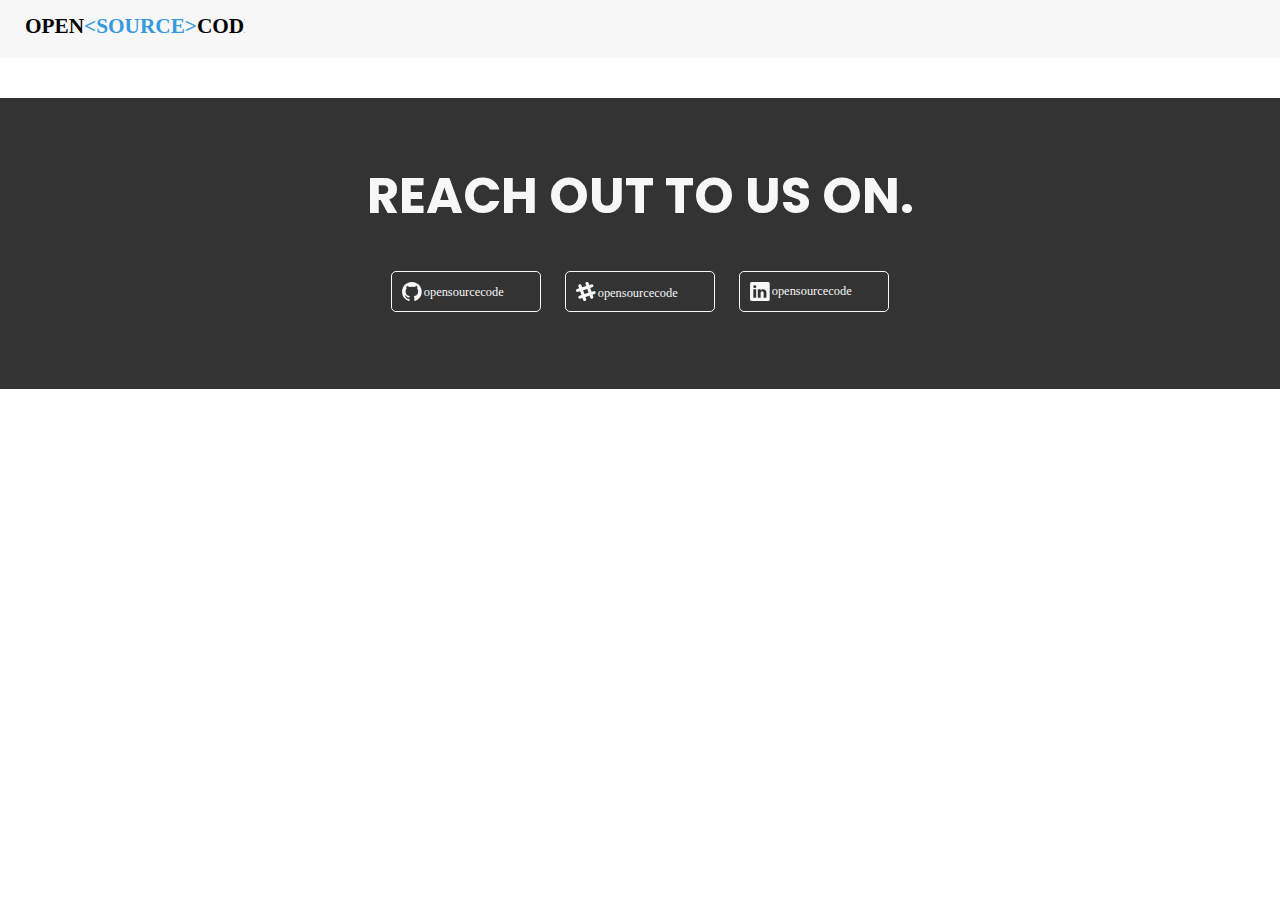
<file: html/organisations-page.html>
<!DOCTYPE html>
<html lang="en">
  <head>
    <!--Required meta tags-->
    <meta charset="utf-8" />
    <meta
      name="viewport"
      content="width=device-width, initial-scale=1, shrink-to-fit=no"
    />

    <link
      href="https://fonts.googleapis.com/css2?family=Poppins:ital,wght@0,100;0,200;0,300;0,400;0,500;0,600;0,700;0,800;0,900;1,100;1,200;1,300;1,400;1,500;1,600;1,700;1,800;1,900&display=swap"
      rel="stylesheet"
    />
    <link rel="stylesheet" href="../css/template.css" />

    <script src="https://ajax.googleapis.com/ajax/libs/jquery/3.4.1/jquery.min.js"></script>
    <title>OpenSourceCode</title>
  </head>
  <body>
    <header>
      <a href="http://"><img src="../SVG/OPENSOURCECODE-title.svg" /></a>
    </header>

    <!-- Start here -->

    <!-- End here -->

    <footer>
      <h1>REACH OUT TO US ON.</h1>
      <div class="reach-links">
        <a href="http://"><img src="../SVG/footer-github.svg" /></a>
        <a href="http://"><img src="../SVG/footer-slack.svg" /></a>
        <a href="http://"><img src="../SVG/footer-linkedin.svg" /></a>
      </div>
    </footer>

    <script src="../js/app.js"></script>
    <script src="../js/landingPage.js"></script>
  </body>
</html>
</file>
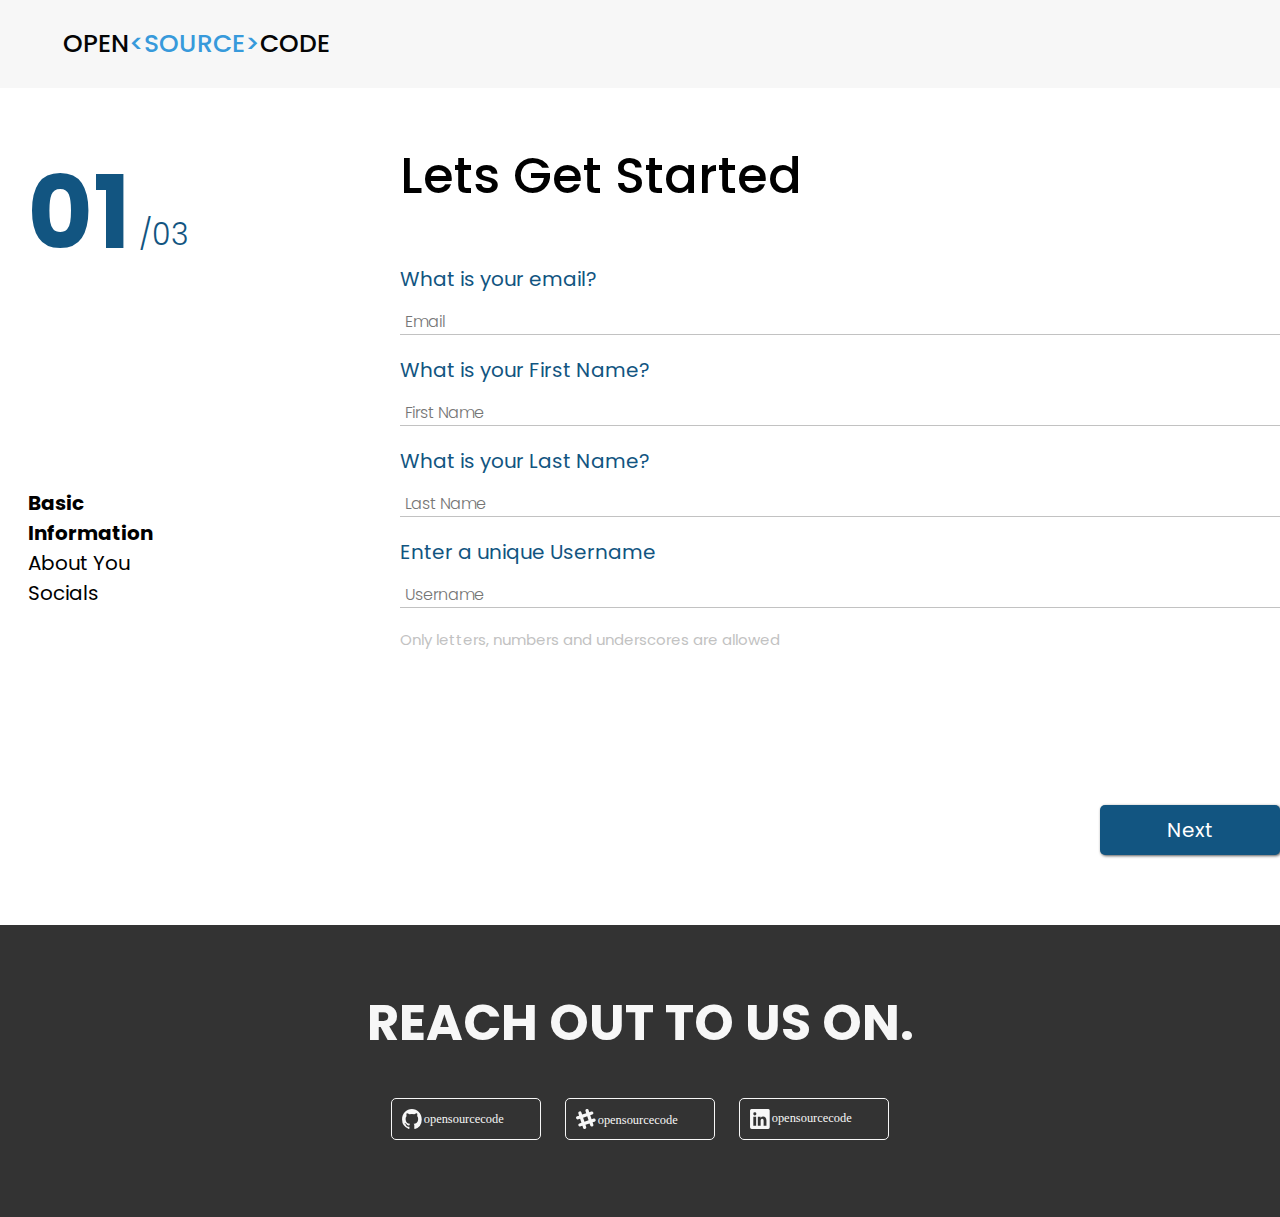
<file: html/reg.html>
<!DOCTYPE html>
<html lang="en">
  <head>
    <!--Required meta tags-->
    <meta charset="utf-8" />
    <meta
      name="viewport"
      content="width=device-width, initial-scale=1, shrink-to-fit=no"
    />

    <link
      href="https://fonts.googleapis.com/css2?family=Poppins:ital,wght@0,100;0,200;0,300;0,400;0,500;0,600;0,700;0,800;0,900;1,100;1,200;1,300;1,400;1,500;1,600;1,700;1,800;1,900&display=swap"
      rel="stylesheet"
    />

    <link rel="stylesheet" href="../css/reg.css" />
    <script src="https://ajax.googleapis.com/ajax/libs/jquery/3.4.1/jquery.min.js"></script>
    <title>OpenSourceCode</title>
  </head>
  <body>
    
    <header>
      <h5 class="title">OPEN<span>&ltSOURCE&gt</span>CODE</h5>
    </header>

    <!-- Start here -->

    <div class = "disappear1" id="disappear1">
      <div class="how-flex">
        <div class="col">
          <div class="num">
              <div class="num-first">
                   <p>01</p>
              </div>
              <div class="num-second">
                <p>/03</p>
              </div>
          </div>

          <div class="option">
            <p class="basicinfo">Basic Information</p>
            <p>About You</p>
            <p>Socials</p>
          </div>
        </div>
        <div class="col">
          <div class="letstart">
            <p>Lets Get Started</p>
          </div>
          <div class="qns">
            <p>What is your email?</p>
            <input class="input" placeholder="Email" />
            <p>What is your First Name?</p>
            <input class="input" placeholder="First Name" />
            <p>What is your Last Name?</p>
            <input class="input" placeholder="Last Name" />
            <p>Enter a unique Username</p>
            <input class="input" placeholder="Username" />
          </div>
          <div class="script">
            <p>Only letters, numbers and underscores are allowed</p>
          </div>
          <button class="next1" onclick="myFunction()">Next</button>
        </div>
      </div>
    </div>
    <div class = "disappear2" id="disappear2">
      <div class="how-flex">
        <div class="col">
            <div class="num">
                <div class="num-first">
                     <p>02</p>
                </div>
                <div class="num-second">
                  <p>/03</p>
                </div>
            </div>

          <div class="option">
            <p>Basic Information</p>
            <p class="aboutyou">About You</p>
            <p>Socials</p>
          </div>
        </div>
        <div class="col">
          <div class="letstart">
            <p>What do you do?</p>
          </div>
          <div class="qns">
            <p>Title</p>
            <input class="input" placeholder="Developer, Student, Programmer" />
            <p>About</p>
            <input class="input-bio" placeholder="A short bio of less than 120 characters" />
            <p>Skills</p>
            <input class="input-skills" placeholder="Enter your skills" />
            
          </div>
          <div class="script">
            <p>Press Enter to add the skill. Enter minimum five skills</p>
          </div>
          <button class="next1" onclick="myFunction2()">Next</button>
        </div>
      </div>
    </div>
    <div class = "disappear3" id="disappear3">
        <div class="how-flex">
          <div class="col">
            <div class="num">
                <div class="num-first">
                     <p>03</p>
                </div>
                <div class="num-second">
                  <p>/03</p>
                </div>
            </div>
  
            <div class="option">
              <p>Basic Information</p>
              <p>About You</p>
              <p class="aboutyou">Socials</p>
            </div>
          </div>
          <div class="col">
            <div class="letstart">
              <p>Where can others find you online?</p>
            </div>
            <div class="script-new">
                <p>Please provide the full url. Leave empty if you dont't want to give</p>
              </div>
            <div class="qns">
              <p>Github</p>
              <input class="input" placeholder="https://github.com/" />
              <p>LinkedIn</p>
              <input class="input" placeholder="https://linkedin.com/in/" />
              <p>Facebook</p>
              <input class="input" placeholder="https://facebook.com/" />
              <p>Twitter</p>
              <input class="input" placeholder="https://twitter.com/" />
              
            </div>
            <div class="script">
              <p>Press Enter to add the skill. Enter minimum five skills</p>
            </div>
            <button class="next1" >Submit</button>
          </div>
        </div>
      </div>
    <script>
      var currentPage = 1;
      function myFunction() {
        var x = document.getElementById("disappear2");
        var y = document.getElementById("disappear1");
        if (currentPage == 1) {
          x.style.display = "block";
          y.style.display = "none";
          currentPage = 2;
        } else if(currentPage == 2) {
          x.style.display = "none";
          y.style.display = "block";
          currentPage = 1;
        }
      }
      function myFunction2() {
        var x = document.getElementById("disappear3");
        var y = document.getElementById("disappear2");
        if (currentPage == 2) {
          x.style.display = "block";
          y.style.display = "none";
          currentPage = 3;}
        // } else if(currentPage == 3) {
        //   x.style.display = "none";
        //   y.style.display = "block";
        //   currentPage = 1;
        // }
      }

    </script>
    
    <!-- End here -->

    <footer>
      <h1>REACH OUT TO US ON.</h1>
      <div class="reach-links">
        <a href="http://"><img src="../SVG/footer-github.svg" /></a>
        <a href="http://"><img src="../SVG/footer-slack.svg" /></a>
        <a href="http://"><img src="../SVG/footer-linkedin.svg" /></a>
      </div>
    </footer>

    <script src="../js/app.js"></script>
    <script src="../js/landingPage.js"></script>
  </body>
</html>
</file>
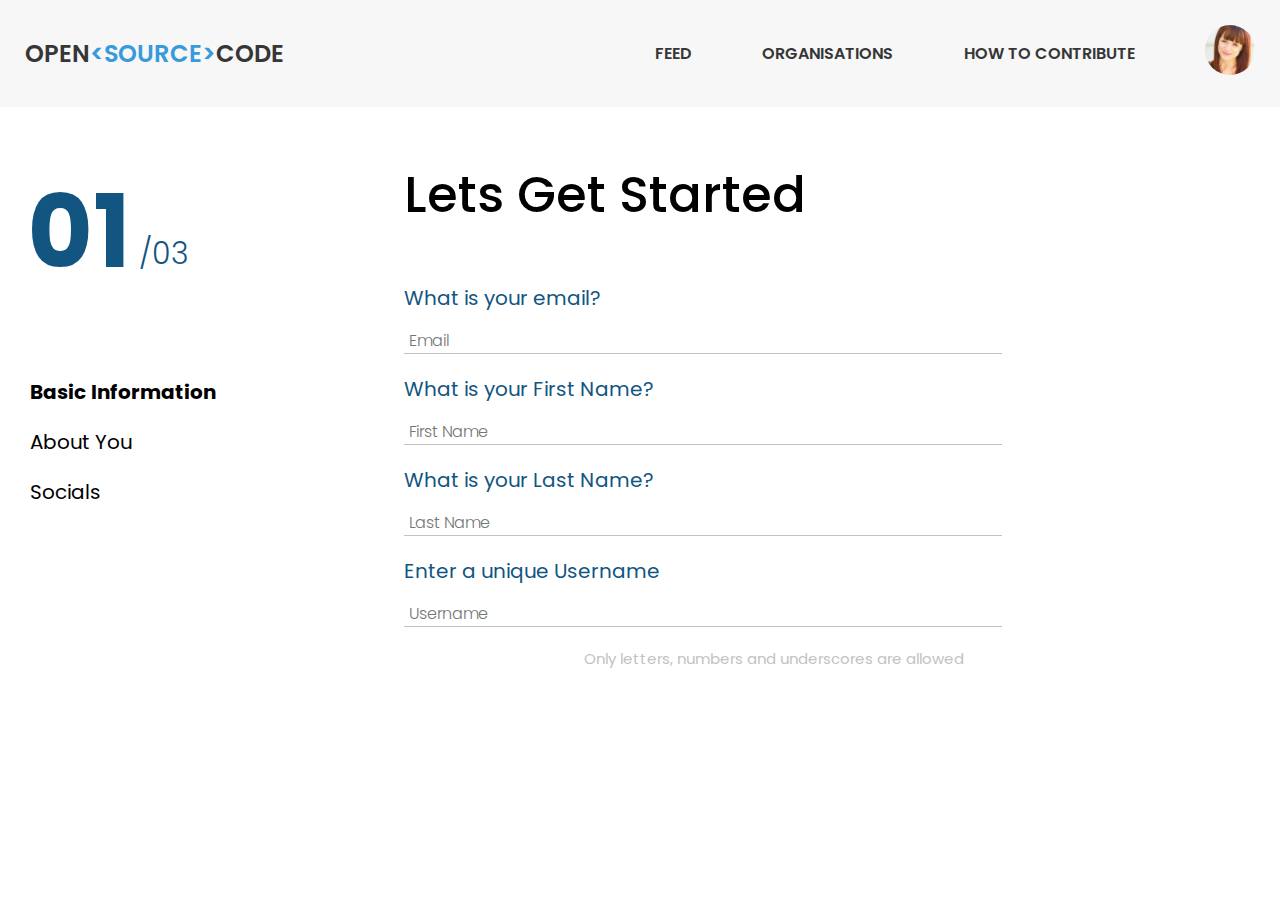
<file: html/settings.html>
<!DOCTYPE html>
<html lang="en">
  <head>
    <!--Required meta tags-->
    <meta charset="utf-8" />
    <meta
      name="viewport"
      content="width=device-width, initial-scale=1, shrink-to-fit=no"
    />

    <link
      href="https://fonts.googleapis.com/css2?family=Poppins:ital,wght@0,100;0,200;0,300;0,400;0,500;0,600;0,700;0,800;0,900;1,100;1,200;1,300;1,400;1,500;1,600;1,700;1,800;1,900&display=swap"
      rel="stylesheet"
    />
    <link
      rel="stylesheet"
      href="https://cdnjs.cloudflare.com/ajax/libs/font-awesome/4.7.0/css/font-awesome.min.css"
    />
    <link rel="stylesheet" href="../css/style.css" />

    <link rel="stylesheet" href="../css/settings.css" />
    <script src="https://ajax.googleapis.com/ajax/libs/jquery/3.4.1/jquery.min.js"></script>
    <title>OpenSourceCode</title>
  </head>
  <body>
    <header>
      <div class="logo">
        <a href="../index.html">OPEN<span>&ltSOURCE&gt</span>CODE</a>
        <a href="javascript:void(0);" class="icon" onclick="myFunction()">
          <i class="fa fa-bars"></i>
        </a>
      </div>
      <div class="links">
        <a href="feed-final.html">FEED</a>
        <a href="org.html">ORGANISATIONS</a>
        <a href="">HOW TO CONTRIBUTE</a>
        <div class="header-profile-picture">
          <img class="profile-picture" src="../SVG/profile-pic-3-image.jpg" />
          <div class="header-profile-dropdown display-none">
            <a href=""><img src="../SVG/profile-icon.svg" />Profile</a>
            <a href="settings.html"
              ><img src="../SVG/setting-icon.svg" />Settings</a
            >
            <a href="../index.html"
              ><img src="../SVG/log-out-icon.svg" />Log Out</a
            >
          </div>
        </div>
      </div>
    </header>

    <!-- Start here -->

    <div class="disappear1" id="disappear1">
      <div class="how-flex">
        <div class="col right-col">
          <div class="num-block">
            <div class="num">
              <div class="num-first">
                <p>01</p>
              </div>
              <div class="num-second">
                <p>/03</p>
              </div>
            </div>
          </div>
          <div class="option">
            <p class="basicinfo" style="font-weight: 700;">Basic Information</p>
            <p class="aboutyou">About You</p>
            <p class="socials">Socials</p>
          </div>
        </div>
        <div class="col left-col">
          <div class="letstart">
            <p>Lets Get Started</p>
          </div>
          <div class="qns">
            <p>What is your email?</p>
            <input class="input" placeholder="Email" />
            <p>What is your First Name?</p>
            <input class="input" placeholder="First Name" />
            <p>What is your Last Name?</p>
            <input class="input" placeholder="Last Name" />
            <p>Enter a unique Username</p>
            <input class="input" placeholder="Username" />
          </div>
          <div class="script">
            <p>Only letters, numbers and underscores are allowed</p>
          </div>
        </div>
      </div>
    </div>
    <div class="disappear2" id="disappear2">
      <div class="how-flex">
        <div class="col">
          <div class="num">
            <div class="num-first">
              <p>02</p>
            </div>
            <div class="num-second">
              <p>/03</p>
            </div>
          </div>

          <div class="option">
            <p class="basicinfo">Basic Information</p>
            <p class="aboutyou" style="font-weight: 700;">About You</p>
            <p class="socials">Socials</p>
          </div>
        </div>
        <div class="col left-col">
          <div class="letstart">
            <p>What do you do?</p>
          </div>
          <div class="qns">
            <p>Title</p>
            <input class="input" placeholder="Developer, Student, Programmer" />
            <p>About</p>
            <input
              class="input-bio"
              placeholder="A short bio of less than 120 characters"
            />
            <p>Skills</p>
            <input
              class="input-skills"
              id="myInput"
              placeholder="Enter your skills"
            />
          </div>
          <div class="script">
            <span onclick="newElement()" class="addBtn">Add</span>
            <p>Press Enter to add the skill. Enter minimum five skills</p>

            <ul id="myUL"></ul>
          </div>
        </div>
      </div>
    </div>
    <div class="disappear3" id="disappear3">
      <div class="how-flex">
        <div class="col">
          <div class="num">
            <div class="num-first">
              <p>03</p>
            </div>
            <div class="num-second">
              <p>/03</p>
            </div>
          </div>

          <div class="option">
            <p class="basicinfo">Basic Information</p>
            <p class="aboutyou">About You</p>
            <p class="socials" style="font-weight: 700;">Socials</p>
          </div>
        </div>
        <div class="col left-col">
          <div class="letstart">
            <p>Where can others find you online?</p>
          </div>
          <div class="script-new">
            <p>
              Please provide the full url. Leave empty if you dont't want to
              give
            </p>
          </div>
          <div class="qns">
            <p>Website</p>
            <input class="input" placeholder="https://your-website.com/" />
            <p>Github</p>
            <input class="input" placeholder="https://github.com/" />
            <p>LinkedIn</p>
            <input class="input" placeholder="https://linkedin.com/in/" />

            <p>Twitter</p>
            <input class="input" placeholder="https://twitter.com/" />
          </div>
        </div>
      </div>
    </div>

    <!-- End here -->

    <script src="../js/setting.js"></script>
    <script src="../js/app.js"></script>
    <script src="../js/landingPage.js"></script>
  </body>
</html>
</file>
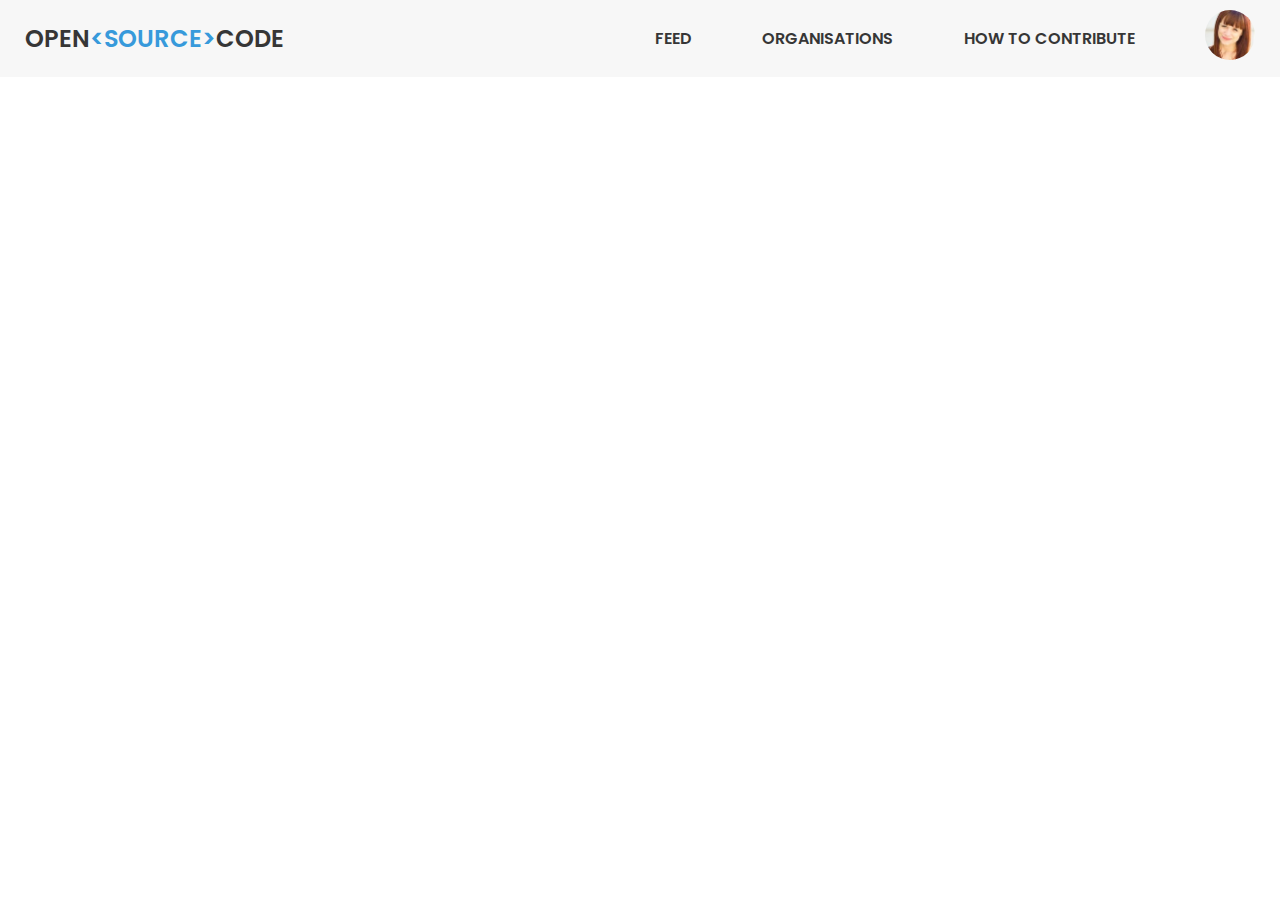
<file: html/template.html>
<!DOCTYPE html>
<html lang="en">
  <head>
    <!--Required meta tags-->
    <meta charset="utf-8" />
    <meta
      name="viewport"
      content="width=device-width, initial-scale=1, shrink-to-fit=no"
    />

    <link
      href="https://fonts.googleapis.com/css2?family=Poppins:ital,wght@0,100;0,200;0,300;0,400;0,500;0,600;0,700;0,800;0,900;1,100;1,200;1,300;1,400;1,500;1,600;1,700;1,800;1,900&display=swap"
      rel="stylesheet"
    />
    <link
      rel="stylesheet"
      href="https://cdnjs.cloudflare.com/ajax/libs/font-awesome/4.7.0/css/font-awesome.min.css"
    />

    <link rel="stylesheet" href="../css/style.css" />
    <script src="https://ajax.googleapis.com/ajax/libs/jquery/3.4.1/jquery.min.js"></script>
    <title>OpenSourceCode</title>
  </head>
  <body>
    <header>
      <div class="logo">
        <a href="../index.html">OPEN<span>&ltSOURCE&gt</span>CODE</a>
        <a href="javascript:void(0);" class="icon" onclick="myFunction()">
          <i class="fa fa-bars"></i>
        </a>
      </div>
      <div class="links">
        <a href="feed-final.html">FEED</a>
        <a href="org.html">ORGANISATIONS</a>
        <a href="">HOW TO CONTRIBUTE</a>
        <div class="header-profile-picture">
          <img class="profile-picture" src="../SVG/profile-pic-3-image.jpg" />
          <div class="header-profile-dropdown display-none">
            <a href=""><img src="../SVG/profile-icon.svg" />Profile</a>
            <a href="settings.html"
              ><img src="../SVG/setting-icon.svg" />Settings</a
            >
            <a href="../index.html"
              ><img src="../SVG/log-out-icon.svg" />Log Out</a
            >
          </div>
        </div>
      </div>
    </header>

    <!-- Start here -->

    <!-- End here -->

    <script src="../js/app.js"></script>
    <script src="../js/landingPage.js"></script>
  </body>
</html>
</file>
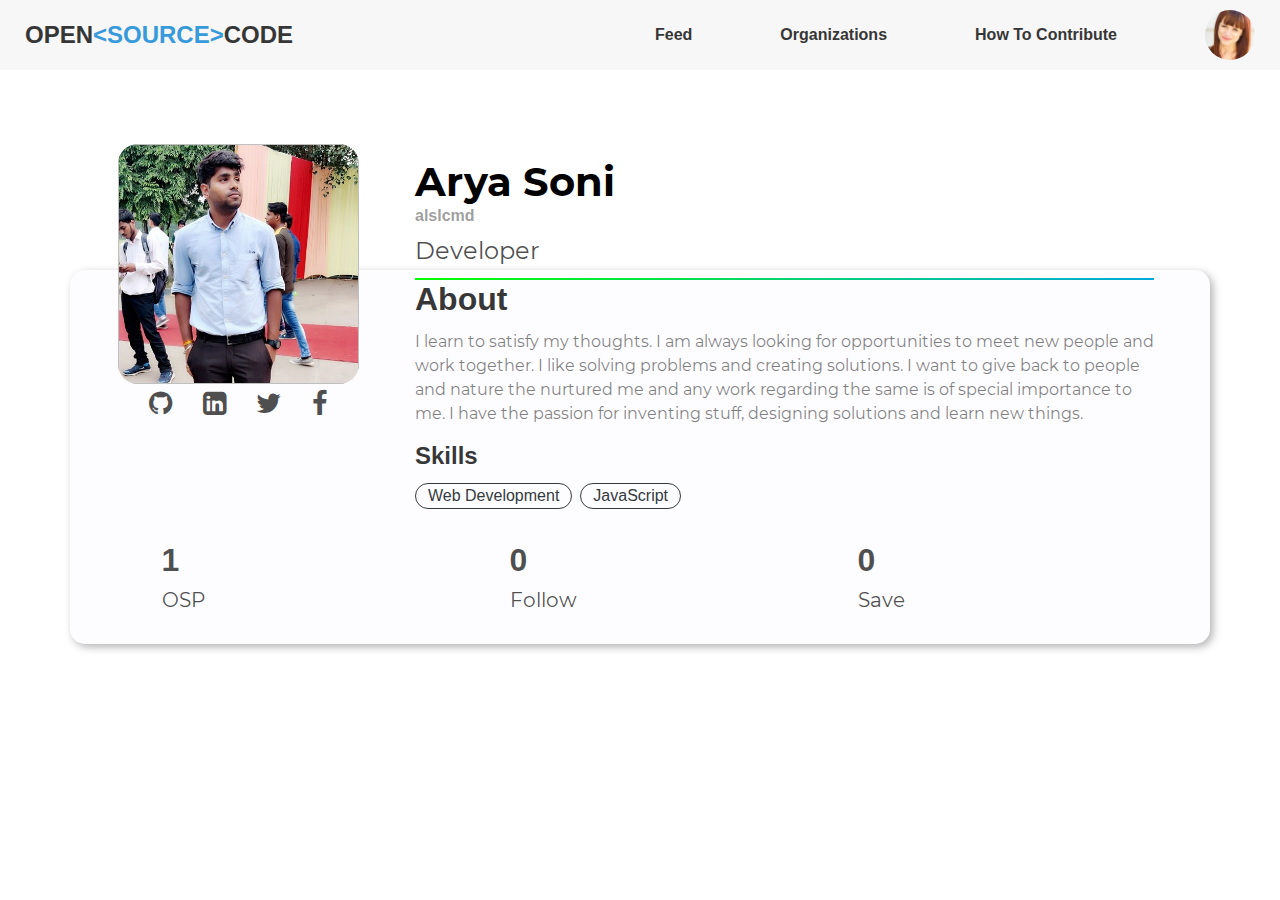
<file: profile/profile.html>
<!DOCTYPE html>
<html>
  <head>
    <title>Profile|OSC</title>
    <link href="./css/bootstrap.min.css" rel="stylesheet" />
    <link href="./css/bootstrap-grid.min.css" rel="stylesheet" />
    <link href="./css/bootstrap-reboot.min.css" rel="stylesheet" />
    <link rel="stylesheet" href="./css/style_profile.css" />
    <link
      rel="stylesheet"
      href="https://cdnjs.cloudflare.com/ajax/libs/font-awesome/4.7.0/css/font-awesome.min.css"
    />
    <link rel="shortcut icon" href="./images/icon.png" />
    <link rel="stylesheet" href="../css/style.css" />
  </head>
  <header>
    <div class="logo">
      <a href="../index.html">OPEN<span>&ltSOURCE&gt</span>CODE</a>
      <a href="javascript:void(0);" class="icon" onclick="myFunction()">
        <i class="fa fa-bars"></i>
      </a>
    </div>
    <div class="links">
      <a href="../html/feed-final.html">Feed</a>
      <a href="../html/org.html">Organizations</a>
      <a href="">How To Contribute</a>
      <div class="header-profile-picture">
        <img class="profile-picture" src="../SVG/profile-pic-3-image.jpg" />
        <div class="header-profile-dropdown display-none">
          <a href="#"><img src="../SVG/profile-icon.svg" />Profile</a>
          <a href="#"><img src="../SVG/computer.svg" />Create OSP</a>
          <a href="../html/settings.html"
            ><img src="../SVG/setting-icon.svg" />Settings</a
          >
          <a href="../index.html"
            ><img src="../SVG/log-out-icon.svg" />Log Out</a
          >
        </div>
      </div>
    </div>
  </header>

  <body>
    <div class="container p-4 col-xs-12 mb-4" id="mainProfile">
      <div class="row no-gutters" id="main_profile_row">
        <div
          class="card col-sm-12 mr-2 ml-2 mb-2 p-0 col-lg-3 pl-3 pr-3 h-100"
          id="profile_img_card"
        >
          <img class="card-img-top" id="profile_img" />
          <div class="card-body pt-0">
            <p class="card-text" id="social_icons" align="center">
              <i class="fa fa-github m-1"></i>
              <i class="fa fa-linkedin-square m-1"></i>
              <i class="fa fa-twitter m-1"></i>
              <i class="fa fa-facebook m-1"></i>
            </p>
          </div>
        </div>

        <div
          class="container-fluid col-sm-12 col-lg-6 mr-2 mb-2 ml-2 p-4"
          id="profile_container"
        >
          <h1 class="card-title spreadout mb-0" id="profile_name">Arya Soni</h1>
          <h6 class="card-title spreadout mt-0" id="profile_username">
            <b>alslcmd</b>
          </h6>
          <h4 class="card-title spreadout mt-0" id="profile_designation">
            Developer
          </h4>
          <div class="container spreadout" id="design_prop_1"></div>
          <h2 class="card-title spreadout" id="profile_about"><b>About</b></h2>
          <p class="card-text spreadout" id="profile_about_text">
            I learn to satisfy my thoughts. I am always looking for
            opportunities to meet new people and work together. I like solving
            problems and creating solutions. I want to give back to people and
            nature the nurtured me and any work regarding the same is of special
            importance to me. I have the passion for inventing stuff, designing
            solutions and learn new things.
          </p>
          <h4 class="card-title spreadout" id="profile_skills">
            <b>Skills</b>
          </h4>
          <div class="row no-gutters spreadout mb-0 pb-0" id="skills_list">
            <div class="btn btn-outline-dark mr-1 pt-0 pb-0" id="skill1">
              Web Development
            </div>
            <div class="btn btn-outline-dark ml-1 pt-0 pb-0" id="skill2">
              JavaScript
            </div>
          </div>
        </div>
      </div>
      <div class="row no-gutters mt-0 mr-4 ml-4 spreadout" id="profile_info">
        <div class="container col-md-2 col-lg-3">
          <h2><strong>1</strong></h2>
          <h5>OSP</h5>
        </div>
        <div class="container col-md-2 col-lg-3">
          <h2><strong>0</strong></h2>
          <h5>Follow</h5>
        </div>
        <div class="container col-md-2 col-lg-3">
          <h2><strong>0</strong></h2>
          <h5>Save</h5>
        </div>
      </div>
    </div>

    <script src="./js/jquery.js"></script>
    <script src="./js/main.js"></script>
    <script src="../js/app.js"></script>
  </body>
</html>
</file>
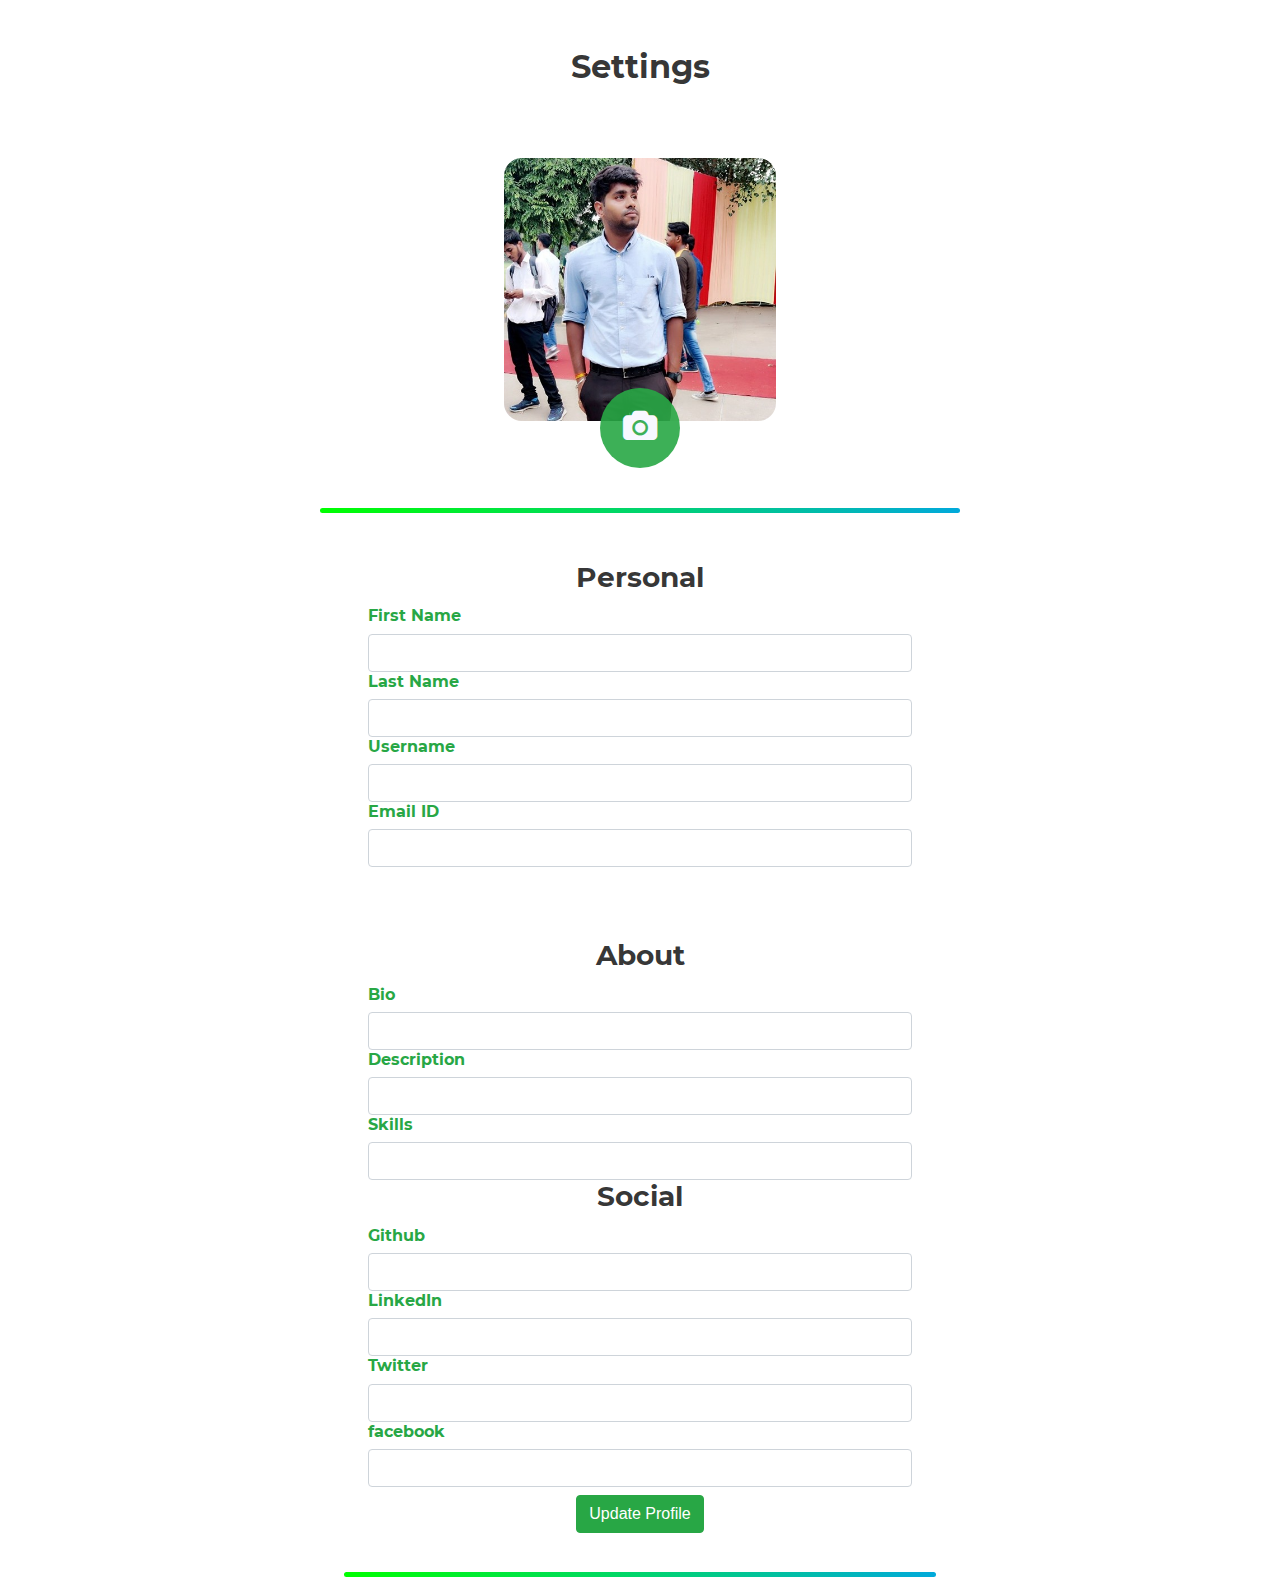
<file: profile/settings.html>
<!DOCTYPE html>
<html>

<head>
    <title>Settings | Footsteps</title>
    <link rel="stylesheet" href="./css/style_settings.css">
    <link rel="stylesheet" href="./css/bootstrap-grid.min.css">
    <link rel="stylesheet" href="./css/bootstrap-reboot.min.css">
    <link rel="stylesheet" href="./css/bootstrap.min.css">
    <link rel="stylesheet" href="https://cdnjs.cloudflare.com/ajax/libs/font-awesome/4.7.0/css/font-awesome.min.css">
    <link rel="shortcut icon" href="./images/icon.png">
</head>

<body>
    <h2 class="card-title m-4 p-4" align="center" id="page_title"> <b>Settings</b> </h2>

    <div class="container col-sm-6 col-lg-3 p-4">
        <div class="card m-0" id="settings_img_container">
            <img src="./img/aryasoni.jpg" class="card-img-top" id="settings_img">
            <p align="center"> <button id="img_btn"> <i class="fa fa-camera"></i> </button> </p>
        </div>
    </div>

    <div class="container col-md-12 col-lg-6 spreadout" id="design_prop_2"></div>
    <div class="container col-md-12 col-lg-6">
        <div class="row no-gutter">
            <div class="col-sm-12 col-lg-12 p-4">
                <div class="card h-100 mt-4 mr-4 ml-4 mb-0" id="settings_info">
                    <form>
                        <h3 class="card-title" align="center"> Personal </h3>
                        <div class="form-group mb-3">
                            <h6 id="first_name">First Name</h6>
                            <input type="email" class="form-control" aria-describedby="emailHelp">
                        </div>
                        <div class="form-group">
                            <h6 id="last_name">Last Name</h6>
                            <input type="password" class="form-control">
                        </div>
                        <div class="form-group">
                            <h6 id="username">Username</h6>
                            <input type="password" class="form-control">
                        </div>
                        <div class="form-group">
                            <h6 id="email">Email ID</h6>
                            <input type="password" class="form-control">
                        </div>
                    </form>
                </div>
            </div>
        </div>
    </div>
    <div class="container col-md-12 col-lg-6">
        <div class="row no-gutter">
            <div class="col-sm-12 col-lg-12 p-4">
                <div class="card h-100 mt-4 mr-4 ml-4 mb-0" id="settings_info">
                    <form>
                        <h3 class="card-title" align="center"> About </h3>
                        <div class="form-group">
                            <h6 id="first_name">Bio</h6>
                            <input type="text" class="form-control" aria-describedby="emailHelp">
                        </div>
                        <div class="form-group">
                            <h6 id="last_name">Description</h6>
                            <input type="text" class="form-control">
                        </div>
                        <div class="form-group">
                            <h6 id="last_name">Skills</h6>
                            <input type="text" class="form-control">
                        </div>
                        <h3 class="card-title" align="center"> Social </h3>
                        <div class="form-group">
                            <h6 id="first_name">Github</h6>
                            <input type="email" class="form-control" aria-describedby="emailHelp">
                        </div>
                        <div class="form-group">
                            <h6 id="last_name">LinkedIn</h6>
                            <input type="password" class="form-control">
                        </div>
                        <div class="form-group">
                            <h6 id="username">Twitter</h6>
                            <input type="password" class="form-control">
                        </div>
                        <div class="form-group">
                            <h6 id="email">facebook</h6>
                            <input type="password" class="form-control">
                        </div>
                        <h1 align="center"><button type="submit" class="btn btn-success">Update Profile</button></h1>
                    </form>
                </div>
                <div class="container mt-0" id="design_prop_1"></div>
            </div>
        </div>
    </div>

    <script src="./js/jquery.js"></script>
    <script src="./js/main.js"></script>
</body>

</html>
</file>
<file: css/style.css>
* {
  padding: 0;
  margin: 0;
  box-sizing: border-box;
  font-family: "Poppins", sans-serif;
}

/* header */

.display-none {
  display: none;
}

.display-flex {
  display: flex;
}

.icon {
  display: none;
}

header {
  background-color: #f7f7f7;
  position: sticky;
  top: 0;
  display: flex;
  z-index: 1;
  flex-direction: row;
  padding: 10px 25px;
  margin-bottom: 20px;
  opacity: 0.98;
  justify-content: space-between;
}

.logo a {
  font-size: 24px;
}

.logo {
  display: flex;
  align-items: center;
}

header a {
  font-size: 16px;
  font-weight: 600;
  color: #333;
  height: 40px;
  line-height: 40px;
  text-decoration: none;
}

.profile-picture {
  width: 50px;
  border-radius: 50px;
  cursor: pointer;
}

.links {
  flex-direction: row;
  display: flex;
  width: 600px;
  align-items: center;
  justify-content: space-between;
}

.header-profile-dropdown {
  flex-direction: column;
  border-radius: 10px;
  position: absolute;
  background-color: #f7f7f7;
  width: auto;
  margin: 10px;
  padding: 20px;
  right: 0;
}

.header-profile-dropdown a {
  padding: 0 10px 5px 10px;
}

.header-profile-dropdown a:hover {
  border-radius: 10px;
  background-color: #d3e7f3;
}

.header-profile-dropdown img {
  width: 15px;
  height: auto;
  margin-right: 10px;
}

header span {
  color: #3498db;
}

header a:hover {
  color: #3498db;
  transition-duration: 0.1s;
}

/* main content */

.row {
  display: flex;
}

.left-col {
  width: 30%;
  align-items: center;
}

.left-col-img {
  width: 35%;
}

.left-col-img img {
  width: 100%;
  margin-bottom: 0;
}

.landing-container {
  padding-top: 10vh;
  padding-right: 3vw;
  padding-left: 3vw;
}

.welcome-title {
  font-size: 45px;
  font-weight: 600;
  color: #333;
  text-align: center;
}

.landing-text {
  padding-top: 20px;
  font-size: 25px;
  font-weight: 200;
  text-align: center;
}

.landing-text span {
  color: #196598;

  font-weight: normal;
}

.sign-in-buttons {
  padding-top: 30px;
  display: flex;
  align-items: center;
  flex-direction: column;
}

.sign-in-buttons button {
  display: flex;
  flex-direction: row;
  margin-top: 2vh;
  border-radius: 5px;
  border: none;
  width: 220px;
  min-height: 50px;
  justify-content: space-evenly;

  box-shadow: 1px 1px 3px rgb(90, 90, 90);
}

.sign-in-buttons button:hover {
  cursor: pointer;
}

.sign-in-buttons button:focus {
  outline: none;
}

.email-button:hover {
  background-color: #ce0707;
}
.google-button:hover {
  background-color: #ebebeb;
}
.github-button:hover {
  background-color: #3f3f3f;
}

.sign-in-buttons button img {
  width: 10%;
}

.sign-in-buttons button p {
  font-size: small;
}

.email-button {
  background-color: #eb0606;
  color: white;
}

.github-button {
  background-color: black;
  color: white;
}

.right-col {
  width: 35%;
  float: right;
}

.right-col img {
  width: 100%;
}

/* email input */

.email-section {
  display: none;
  margin-top: 40px;
  max-width: 100%;
  padding: 10px 20px 20px 10px;
  margin-bottom: 20px;
  box-shadow: 0.5px 0.5px 6px #e6e6e6;
}

.email-section h3 {
  width: 100%;
  color: #125581;
  font-size: 30px;
  font-weight: 350;
}

.sign-in-input {
  display: block;
  width: 100%;
  border: none;
  font-size: medium;
  font-weight: 300;
  padding-top: 15px;
  padding-left: 5px;
  margin-bottom: 20px;
  border-bottom: 0.5px solid #c2c2c2;
}

.name {
  display: flex;
  flex-direction: row;
}

.name-fname {
  display: none;
  margin-right: 13px;
}

.name-lname {
  display: none;
  margin-left: 13px;
}

.password-input {
  display: none;
}

.sign-in-input:focus {
  outline: none;
  border-bottom: 0.5px solid #3498db;
}

.email-buttons {
  margin-top: 30px;

  margin-right: 10px;
  display: flex;
  justify-content: space-between;
}

.email-buttons button {
  width: fit-content;
  padding: 0 20px 0 20px;
  font-size: 15px;
  font-weight: 400;
  border-radius: none;
  cursor: pointer;
  border: none;
  height: 35px;
}

.email-next {
  color: white;
  background-color: #3498db;
}

.email-submit {
  display: none;
  color: white;
  background-color: #3498db;
}

.email-next:hover,
.email-submit:hover {
  background-color: #1a6ea7;
}

.email-cancel:hover {
  background-color: #ebebeb;
}

.email-buttons button:focus {
  outline: none;
}

/* ABOUT SECTION */

.about-us-container {
  margin-top: -1vh;
  background-color: #f7f7f7;
  display: flex;
}

.about-left-col {
  max-width: 30%;
}

.about-left-col img {
  max-width: 100%;
  padding-left: 50px;
}

.about-right-col {
  max-width: 60%;
  text-align: center;
  margin: -30px auto 0 auto;
}

.about-right-col h1 {
  font-weight: 800;
  font-size: 70px;
  color: #1583cc;
}

.about-right-col p {
  font-weight: 250;
  font-size: 18px;
}

/* HOW OSC WORKS SECTION */

.how-container {
  margin: 30px 50px 0 50px;
}

.how-top-row {
  display: flex;
}

.how-top-left-col {
  max-width: 60%;
  text-align: center;
}

.how-top-left-col h1 {
  font-weight: 800;
  font-size: 70px;
  color: #1583cc;
  padding-bottom: 50px;
}

.how-top-left-col p {
  font-weight: 250;
  font-size: 18px;
}

.how-top-right-col {
  max-width: 40%;
}

.how-top-right-col img {
  max-width: 80%;
  float: right;
}

.how-bottom-row {
  padding: 100px 40px 60px 40px;
  justify-content: space-evenly;
  display: flex;
  text-align: center;
}

.how-card {
  max-width: 20%;
  border-radius: 6px;
  background-color: #f7f7f7;
  padding-top: 40px;
  padding-right: 20px;
  padding-left: 20px;

  padding-bottom: 40px;
}

.how-card img {
  max-width: 35px;
  padding-bottom: 30px;
}

.how-card h3 {
  font-size: 25px;
  color: #1583cc;
  padding-bottom: 30px;
}

.how-card p {
  font-weight: 200;
}

/* FOOTER SECTION */

footer {
  margin-top: 40px;
  display: flex;
  padding: 30px 100px;
  flex-direction: column;
  background-color: #333;
  justify-content: space-evenly;
  align-items: center;
}

footer img {
  max-width: 150px;
}

.issues-pullrequests {
  text-align: end;
}

.reach-links img {
  margin: 10px;

  border: 1px #f7f7f7 solid;
  border-radius: 5px;
}

.reach-links img:hover {
  background-color: #648cc0;
  transition-duration: 0.1s;
}

footer h1 {
  margin-bottom: 3vh;
  font-size: 30px;
  color: #f7f7f7;
}

/* Adding media querries */

@media screen and (max-width: 990px) {
  header {
    flex-direction: column;
  }

  .logo {
    display: flex;
    justify-content: space-between;
  }

  .icon {
    display: block;
  }

  .links {
    display: none;
    flex-direction: column-reverse;
  }

  .links a {
    font-weight: 400;
    display: block;
  }

  .header-profile-dropdown {
    right: unset;
    left: 0;
  }

  .landing-container {
    padding-top: 50px;
    padding-bottom: 50px;
  }

  .row {
    flex-direction: column-reverse;
  }

  .row div {
    width: 100%;
  }

  .right-col img {
    width: 70%;
    padding-right: 0;
    margin-right: 15%;
    margin-left: 15%;
  }

  .landing-text {
    font-size: 18px;
    text-align: center;
  }

  .welcome-title {
    width: 100%;
    text-align: left;
    padding-top: 0;

    padding-left: 20px;
    padding-right: 20px;
    font-size: 35px;
    text-align: center;
  }

  .sign-in-buttons {
    align-items: center;
    padding-left: 0;
  }

  .email-section {
    max-width: 100%;
  }

  .email-section h3 {
    text-align: center;
  }

  .about-us-container {
    display: block;
  }
  .about-us-container div {
    max-width: 80%;
  }

  .about-left-col {
    padding-bottom: 50px;

    margin-right: auto;
    margin-left: auto;
  }

  .about-left-col img {
    padding-left: 0;
  }

  .about-right-col h1 {
    line-height: 60px;
    font-size: 55px;
  }

  .about-right-col p {
    padding-top: -80px;
  }

  .how-top-row {
    text-align: center;
    flex-direction: column-reverse;
  }

  .how-top-row div {
    max-width: 100%;
    margin-left: auto;
    margin-right: auto;
  }

  .how-top-left-col h1 {
    line-height: 50px;
    font-size: 55px;
  }

  .how-bottom-row {
    flex-direction: column;
    padding-left: 20px;
    padding-right: 20px;
  }

  .how-card {
    max-width: 220px;
    margin-left: auto;
    margin-right: auto;
    margin: 20px;
    margin-right: auto;
    margin-left: auto;
  }

  footer {
    text-align: left;
    padding: 60px 20px;
    text-align: center;
  }

  footer h1 {
    font-size: 20px;
  }

  .tag {
    font-size: 12px;
  }
}
</file>
<file: style.css>
* {
  padding: 0;
  margin: 0;
  box-sizing: border-box;
  font-family: "Poppins", sans-serif;
}

/* header */

header {
  background-color: #f7f7f7;
  position: sticky;
  top: 0;
  display: flex;
  flex-direction: row;
  padding: 20px;
  margin-bottom: 50px;
  opacity: 0.98;
  justify-content: space-between;
}

header h5 {
  margin-top: 2vh;
  margin-left: 3vw;
  font-size: 25px;
  font-weight: 450;
}

header span {
  color: #3498db;
}

/* main content */

.row {
  display: flex;
}

.left-col {
  width: 30%;
  align-items: center;
}

.left-col-img {
  width: 35%;
}

.left-col-img img {
  width: 100%;
  margin-bottom: 0;
}

.landing-container {
  padding-top: 10vh;
  padding-right: 3vw;
  padding-left: 3vw;
}

.welcome-title {
  font-size: 45px;
  font-weight: 600;
  text-align: center;
}

.landing-text {
  padding-top: 20px;
  font-size: 25px;
  font-weight: 200;
  text-align: center;
}

.landing-text span {
  color: #196598;

  font-weight: normal;
}

.sign-in-buttons {
  padding-top: 30px;
  display: flex;
  align-items: center;
  flex-direction: column;
}

.sign-in-buttons button {
  display: flex;
  flex-direction: row;
  margin-top: 2vh;
  border-radius: 5px;
  border: none;
  width: 220px;
  min-height: 50px;
  justify-content: space-evenly;

  box-shadow: 1px 1px 3px rgb(90, 90, 90);
}

.sign-in-buttons button:hover {
  cursor: pointer;
}

.sign-in-buttons button:focus {
  outline: none;
}

.email-button:hover {
  background-color: #ce0707;
}
.google-button:hover {
  background-color: #ebebeb;
}
.github-button:hover {
  background-color: #3f3f3f;
}

.sign-in-buttons button img {
  width: 10%;
}

.sign-in-buttons button p {
  font-size: small;
}

.email-button {
  background-color: #eb0606;
  color: white;
}

.github-button {
  background-color: black;
  color: white;
}

.right-col {
  width: 35%;
  float: right;
}

.right-col img {
  width: 100%;
}

/* email input */

.email-section {
  display: none;
  margin-top: 40px;
  max-width: 100%;
  padding: 10px 20px 20px 10px;
  margin-bottom: 20px;
  box-shadow: 0.5px 0.5px 6px #e6e6e6;
}

.email-section h3 {
  width: 100%;
  color: #125581;
  font-size: 30px;
  font-weight: 350;
}

.sign-in-input {
  display: block;
  width: 100%;
  border: none;
  font-size: medium;
  font-weight: 300;
  padding-top: 15px;
  padding-left: 5px;
  margin-bottom: 20px;
  border-bottom: 0.5px solid #c2c2c2;
}

.name {
  display: flex;
  flex-direction: row;
}

.name-fname {
  display: none;
  margin-right: 13px;
}

.name-lname {
  display: none;
  margin-left: 13px;
}

.password-input {
  display: none;
}

.sign-in-input:focus {
  outline: none;
  border-bottom: 0.5px solid #3498db;
}

.email-buttons {
  margin-top: 30px;

  margin-right: 10px;
  display: flex;
  justify-content: space-between;
}

.email-buttons button {
  width: fit-content;
  padding: 0 20px 0 20px;
  font-size: 15px;
  font-weight: 400;
  border-radius: none;
  cursor: pointer;
  border: none;
  height: 35px;
}

.email-next {
  color: white;
  background-color: #3498db;
}

.email-submit {
  display: none;
  color: white;
  background-color: #3498db;
}

.email-next:hover,
.email-submit:hover {
  background-color: #1a6ea7;
}

.email-cancel:hover {
  background-color: #ebebeb;
}

.email-buttons button:focus {
  outline: none;
}

/* ABOUT SECTION */

.about-us-container {
  margin-top: -1vh;
  background-color: #f7f7f7;
  display: flex;
}

.about-left-col {
  max-width: 30%;
}

.about-left-col img {
  max-width: 100%;
  padding-left: 50px;
}

.about-right-col {
  max-width: 60%;
  text-align: center;
  margin: -30px auto 0 auto;
}

.about-right-col h1 {
  font-weight: 800;
  font-size: 70px;
  color: #1583cc;
}

.about-right-col p {
  font-weight: 250;
  font-size: 18px;
}

/* HOW OSC WORKS SECTION */

.how-container {
  margin: 30px 50px 0 50px;
}

.how-top-row {
  display: flex;
}

.how-top-left-col {
  max-width: 60%;
  text-align: center;
}

.how-top-left-col h1 {
  font-weight: 800;
  font-size: 70px;
  color: #1583cc;
  padding-bottom: 50px;
}

.how-top-left-col p {
  font-weight: 250;
  font-size: 18px;
}

.how-top-right-col {
  max-width: 40%;
}

.how-top-right-col img {
  max-width: 80%;
}

.how-bottom-row {
  padding: 100px 40px 60px 40px;
  justify-content: space-evenly;
  display: flex;
  text-align: center;
}

.how-card {
  max-width: 20%;
  border-radius: 6px;
  background-color: #f7f7f7;
  padding-top: 40px;
  padding-right: 20px;
  padding-left: 20px;

  padding-bottom: 40px;
}

.how-card img {
  max-width: 35px;
  padding-bottom: 30px;
}

.how-card h3 {
  font-size: 25px;
  color: #1583cc;
  padding-bottom: 30px;
}

.how-card p {
  font-weight: 200;
}

/* FOOTER SECTION */

footer {
  margin-top: 40px;
  display: flex;
  padding: 60px 100px;
  flex-direction: column;
  background-color: #333;
  justify-content: space-evenly;
  align-items: center;
}

footer img {
  max-width: 150px;
}

.reach-links img {
  padding: 10px;
  margin: 10px;
  width: 100%;
  border: 1px #f7f7f7 solid;
  border-radius: 5px;
}

footer h1 {
  margin-bottom: 3vh;
  font-size: 50px;
  color: #f7f7f7;
}

/* Adding media querries */

@media screen and (max-width: 990px) {
  header img {
    display: none;
  }

  .left-col-img {
    display: none;
  }
  header {
    font-size: medium;
    justify-content: center;
  }

  header h5 {
    font-size: 30px;
    margin-left: 0;
  }

  .landing-container {
    padding-top: 50px;
    padding-bottom: 50px;
  }

  .row {
    flex-direction: column-reverse;
  }

  .row div {
    width: 100%;
  }

  .right-col img {
    width: 70%;
    padding-right: 0;
    margin-right: 15%;
    margin-left: 15%;
  }

  .landing-text {
    font-size: 18px;
    text-align: center;
  }

  .welcome-title {
    width: 100%;
    text-align: left;
    padding-top: 50px;
    padding-left: 20px;
    padding-right: 20px;
    font-size: 40px;
    text-align: center;
  }

  .sign-in-buttons {
    align-items: center;
    padding-left: 0;
  }

  .sign-in-buttons button {
  }

  .email-section {
    max-width: 100%;
  }

  .email-section h3 {
    text-align: center;
  }

  .about-us-container {
    display: block;
  }
  .about-us-container div {
    max-width: 80%;
  }

  .about-left-col {
    padding-bottom: 50px;

    margin-right: auto;
    margin-left: auto;
  }

  .about-left-col img {
    padding-left: 0;
  }

  .about-right-col h1 {
    line-height: 60px;
    font-size: 55px;
  }

  .about-right-col p {
    padding-top: -80px;
  }

  .how-top-row {
    text-align: center;
    flex-direction: column-reverse;
  }

  .how-top-row div {
    max-width: 100%;
    margin-left: auto;
    margin-right: auto;
  }

  .how-top-left-col h1 {
    line-height: 60px;
    font-size: 55px;
  }

  .how-bottom-row {
    flex-direction: column;
    padding-left: 20px;
    padding-right: 20px;
  }

  .how-card {
    max-width: 100%;
    margin-left: auto;
    margin-right: auto;
    margin: 20px;
    margin-right: auto;
    margin-left: auto;
  }

  footer {
    text-align: left;
    padding: 40px 20px;
    text-align: center;
  }

  footer h1 {
    font-size: 20px;
  }
}
</file>
<file: css/feed-final.css>
.display-none {
  display: none;
}

a {
  text-decoration: none;
}

.tag {
  padding: 3px 8px;
  display: inline;
  border-radius: 500px;
  border: none;
  font-weight: 300;
  margin: auto 5px;
  white-space: nowrap;
  font-size: 10px;
  cursor: pointer;
  outline: none;
}

.tag:hover {
  box-shadow: 0 1px 5px rgb(209, 209, 209);
  transition-duration: 0.2s;
}

.javascript {
  background-color: #ffee00;
}

.html {
  background-color: #f59191;
}

.css {
  background-color: #c2efff;
}

.white {
  background-color: white;
}

ul,
li {
  list-style: none;
}

.container {
  margin: 0px 50px;
  display: flex;
  flex-direction: row;
}

/* side container */

.aside-top {
  width: 20%;
}

.aside-top h3 {
  font-weight: 400;
  font-size: 18px;
}

.top-languages {
  background-color: #f7f7f7;
  width: 90%;
  border-radius: 10px;
  padding: 5px 20px;
}

.follow {
  padding: 0px 5px;
  margin-top: 5px;
  display: none;
  float: right;
  font-size: 10px;
  opacity: 0.2;
  font-weight: 900;
}

.follow:hover {
  display: block;
  background-color: rgb(191, 255, 96);
  border-radius: 10px;
  opacity: 1;

  transition-duration: 0.2s;
  cursor: pointer;
}

.explore-tags,
.top-organisations {
  margin-top: 30px;
  background-color: #f7f7f7;
  width: 90%;
  border-radius: 10px;
  padding: 5px 20px;
}

.top-heading {
  margin: 10px 10px;
  display: flex;
  flex-direction: row;
  justify-content: space-between;
}
.top-heading img {
  width: 20px;
  cursor: pointer;
}

.organisations-list,
.language-list {
  display: none;
}

.language-list li,
.organisations-list li,
.explore-list li {
  padding: 10px;
  padding-left: 5px;
}

.language-list li p,
.organisations-list li p,
.explore-tags li {
  display: inline;
  padding-left: 5px;
  font-weight: 300;
  cursor: pointer;
}

.language-list li img {
  width: 10px;
}

/* cards container */

.feed-main {
  width: 85%;
}

.top-bar {
  margin-bottom: 50px;
  width: 90%;
  margin-left: auto;
  margin-right: auto;
  border-radius: 10px;
  padding: 20px;
  background-color: #f7f7f7;
  display: flex;
  flex-direction: row;
  box-shadow: 0px 2px 5px #d4d4d4;
}

.search-bar {
  width: 40%;
}

.search-bar-form input {
  font-size: 15px;
  outline: none;
  padding: 5px;
  background-color: #f7f7f7;
  border: none;

  border-bottom: 0.1px solid rgb(155, 155, 155);

  width: 100%;
}

.search-bar-form input:focus {
  border-bottom: 2px solid rgb(45, 150, 182);
  transition-duration: 1s;
}

.control-page-items {
  width: 60%;
}

.filter-items {
  padding-left: 20px;
  padding-right: 20px;
  padding-top: 5px;
  padding-bottom: 5px;
  justify-content: flex-end;
  display: flex;
  flex-direction: row;
}

.filter-mobile {
  display: none;
}

.dropdown-list {
  position: absolute;
  background-color: #f7f7f7;
  padding: 20px;
  margin-top: 5px;
  margin-left: 10px;
  border: 1px solid #ececec;
  border-radius: 5px;
  width: 200px;
}

.dropdown-list li {
  font-weight: 200;

  color: #333;
  padding: 10px;
}

.dropdown-list li:hover {
  background-color: #e6e6e6;
  cursor: pointer;
  border-radius: 5px;
}

.dropdown-list p {
  display: inline;
  padding: 5px;
}

.dropdown-list img {
  width: 10px;
}

.dropdown-label {
  color: #333;
  padding-left: 20px;
  padding-right: 20px;
  font-weight: 300;
  cursor: pointer;
}

.dropdown-label img {
  width: 15px;
  vertical-align: middle;
  padding-bottom: 3px;
}

/* card  */

.card {
  width: 90%;
  background-color: #f7f7f7;
  margin-right: auto;
  margin-left: auto;
  border-radius: 10px;
  margin-top: 20px;
  margin-bottom: 20px;
  box-shadow: 1px 1px 5px #e4e4e4;
}

.card-top-row {
  display: flex;
  flex-direction: row;
  align-items: center;
  justify-content: space-between;
}

.card-top-row-left {
  display: flex;
  flex-direction: row;
  align-items: center;
}

.card-profile-picture {
  border-radius: 50%;
  width: 6%;
  margin: 20px;
}

.project-info {
  margin: 20px;
}

.project-info p {
  display: inline;
}

.project-name {
  color: #0e69a5;
  font-weight: 500;
  font-size: 26px;
  padding-right: 3px;
  border-right: 2px rgb(150, 150, 150) solid;
}
.project-organisation-name {
  font-weight: 200;
  color: #333;
}
.project-date {
  font-weight: 200;
}

.card-save {
  float: right;
  margin: 50px;
  color: white;
  padding: 5px;
  border-radius: 5px;
  font-size: 10px;
  background-color: rgb(203, 214, 252);
  cursor: pointer;
}

.card-save:hover {
  background-color: rgb(107, 141, 255);
  transition-duration: 0.2s;
}

.like-thumbs {
  width: 18px;
  margin: 0 5px;
  vertical-align: auto;
}

.likes-section {
  cursor: pointer;
  font-weight: 300;
  margin: auto 10px;
}

.card-description {
  display: flex;
  flex-direction: row;
}

.card-description-text {
  margin: 0px 30px 0px 20px;
  line-height: 25px;

  font-weight: 300;
  overflow: hidden;
  text-overflow: ellipsis;
  display: -webkit-box;
  -webkit-line-clamp: 2; /* number of lines to show */
  -webkit-box-orient: vertical;
}

.card-footer {
  border-top: 1px solid rgba(216, 216, 216, 0.459);
  padding: 20px;
  height: fit-content;
  display: flex;
  flex-direction: row;
  justify-content: space-between;
}

.issues-pullrequests div {
  border: 0.5px solid rgb(47, 196, 97);
  font-size: 12px;
  font-weight: 400;
}

.issues-pullrequests div:hover {
  box-shadow: 0px 2px 5px rgb(209, 209, 209);
  transition-duration: 0.1s;
}

.issues-pullrequests span {
  font-weight: 500;
}
.card-responses {
  margin-left: 20px;
  margin-right: 30px;
  margin-top: 10px;
  cursor: pointer;
  font-size: 14px;
  font-weight: 200;
}

@media screen and (max-width: 990px) {
  .container {
    width: 100%;
    align-items: center;
    justify-content: center;
    flex-direction: column;
    margin: 20px 0;
  }

  .aside-top {
    width: 95%;
    margin-bottom: 30px;
    display: none;
  }

  .top-languages,
  .top-organisations,
  .explore-tags {
    width: 100%;
    margin-top: 20px;
  }

  .feed-main {
    width: 100%;
  }

  .top-bar {
    width: 95%;
    margin-bottom: 30px;
    flex-direction: column;
  }

  .search-bar {
    width: 100%;
    display: flex;
    justify-content: space-between;
  }

  .search-bar-form {
    width: 60%;
  }

  .control-page-items {
    display: none;
    width: 100%;
  }

  .filter-items {
    width: 100%;
    flex-direction: column;
    justify-content: center;
    padding-left: 0;
    display: flex;
  }

  .filter-mobile {
    display: block;
    font-weight: 200;
    margin-top: auto;
    margin-bottom: auto;
    cursor: pointer;
    margin-right: 20px;
  }

  .filter-mobile img {
    width: 12px;
    margin: auto;
  }

  .filter-mobile-dropdown {
    display: flex;
    flex-direction: row;
    margin-top: 20px;
  }
  .filter-mobile-hide {
    display: none;
  }

  .dropdown-label {
    display: flex;
    justify-content: space-between;
    padding: 15px 10px;
    flex-direction: row;
  }

  .filter-left-col,
  .filter-right-col {
    width: 50%;
  }
  .filter-left-col p,
  .filter-right-col p {
    display: inline;
    padding: 0 10px;
    font-weight: 200;
  }

  .filter-mobile-dropdown li {
    font-weight: 200;
    cursor: pointer;
    width: fit-content;
    padding: 5px;
    margin: 15px;
  }

  .filter-mobile-dropdown li:hover {
    border-radius: 10px;
    transition-duration: 0.2s;
    background-color: rgb(236, 236, 236);
  }

  .filter-mobile-dropdown img {
    width: 10px;
  }

  .dropdown-list-filter {
    margin-left: auto;
    margin-right: auto;
  }

  .card-top-row {
    align-items: flex-start;
  }

  .card {
    width: 95%;
    margin: 15px auto;
  }

  .card-profile-picture {
    width: 15%;
    margin: 10px;
  }

  .project-name {
    font-size: 18px;
    font-weight: 400;
    border: none;
  }
  .project-organisation-name {
    font-size: 12px;
  }

  .project-info p {
    display: block;
  }

  .card-description-text {
    max-height: 100px;
    -webkit-line-clamp: 3;
    margin: 5px;
    font-weight: 200;
    font-size: 12px;
    line-height: 18px;
  }

  .card-save {
    margin: 0;
    margin-top: auto;
    font-size: 8px;
    margin-bottom: auto;
    margin-right: 10px;
  }

  .card-footer {
    line-height: 50px;
  }
  .card-footer {
    line-height: 25px;
  }
  .tag {
    margin: 5px;
  }
  .card-responses {
    margin-top: 5px;
    font-weight: 100;
    font-size: 12px;
    margin-left: 5px;
  }
}
</file>
<file: css/issue.css>
.tabs{
    display: flex;
    justify-content: space-between;
    margin-left: 50px;
    margin-right: 50px;


}
.disappear2 {
    display: none;
  }
.issues1{
    width: 90%;
    height: 50px;
    text-align: center;
    padding-top: 12px;
    font-weight: 500;
    border-radius: 6px;
    background-color: #c5e8ff;
    
    
    border: none;
    box-shadow: 1px 1px 5px #c9c9c9;
    margin-top: 30px;
    width: 200px;
}
.pr2{
    width: 90%;
    height: 50px;
    text-align: center;
    padding-top: 12px;
    font-weight: 500;
    border-radius: 6px;
    background-color: #c5e8ff;
    
    
    border: none;
    box-shadow: 1px 1px 5px #c9c9c9;
    margin-top: 30px;
    width: 200px;
}
.box {
    width: 90%;
    border-radius: 6px;
    background-color: #f7f7f7;
    text-align: center;
    padding-top: 12px;
    font-weight: 500;
    border: none;
    box-shadow: 1px 1px 5px #c9c9c9;
    margin-top: 30px;
    width: 200px;
}
.pr1 {
    width: 90%;
    border-radius: 6px;
    background-color: #f7f7f7;
    text-align: center;
    padding-top: 12px;
    font-weight: 500;
    border: none;
    box-shadow: 1px 1px 5px #c9c9c9;
    margin-top: 30px;
    width: 200px;
}
.issues2 {
    width: 90%;
    border-radius: 6px;
    background-color: #f7f7f7;
    text-align: center;
    padding-top: 12px;
    font-weight: 500;
    border: none;
    box-shadow: 1px 1px 5px #c9c9c9;
    margin-top: 30px;
    width: 200px;
}

.labelmilestone{
    width: 90%;
    border-radius: 6px;
    height: 50%;
    text-align: center;
    padding-top: 7px;
    padding-bottom: 7px;
    font-weight: 500;
    border: none;
    box-shadow: 1px 1px 5px #c9c9c9;
    margin-top: 30px;
    width: 200px;
    align-self: center;
    background-color: white;
    /* margin-left: 5px; */

}
.searchtab{
    box-shadow: 1px 1px 5px #c9c9c9;
}
.input{
    display: block;
    width: 45%;
    border: none;
    font-size: medium;
    font-weight: 300;
    padding-top: 7px;
    padding-left: 5px;
    padding-bottom: 7px;
    margin-bottom: 20px;
    border-bottom: 0.5px solid #c2c2c2;
    /* background-color: #f7f7f7; */
    margin-left: 50px;
    /* margin-right: 20px; */
    margin-top: 50px;
    /* padding-bottom: 10px; */
    
}
.dropdown {
    /* position: relative; */
    display: inline-block;
    margin-top: 50px;
    padding-right: 30px;
    padding-left: 100px;
    padding-top: 7px;
    margin-bottom: 22.5px;
    background-color: white;
    margin-right: 105px;
    
    
  }
  .issueheading{
      font-weight: 555;
  }
  .wholebox{
      background-color: #f7f7f7;
      margin-top: 30px;
      margin-left: 50px;
      margin-right: 50px;
      border-radius: 6px;
      padding-right: 5%;
      width:1000px;
      
  }
  .dropdown-content {

    display: none;
    position: absolute;
    background-color: #f9f9f9;
    min-width: 160px;
    box-shadow: 0px 8px 16px 0px rgba(0,0,0,0.2);
    padding: 12px 16px;
    z-index: 1;
    
  }
  .issuebox{
    /* width: 90%; */
    border-radius: 6px;
    /* height: 50%;
    text-align: center; */
    padding-top: 12px;
    padding-bottom: 12px;
    padding-left: 30px;
    border: none;
    box-shadow: 1px 1px 5px #c9c9c9;
    /* margin-top: 30px;
    width: 200px; */
    align-self: center;
    background-color: white;
    margin-left: 50px;
  }
  .dropdown-content p{

    border-bottom: 0.5px solid #c2c2c2;
    padding: 6px 6px;
  }
  
  .dropdown:hover .dropdown-content {
    display: block;
  }
  .display-flex{
      display: flex;
  }
  .bug{

    border-radius: 10px;
    text-align: center;
    padding-left: 5px;
    padding-right: 5px;
    font-weight: 400;

    background-color: #fd8888;
    border: none;
    box-shadow: 1px 1px 5px #c9c9c9;
    margin-top: 30px;
    font-size: 15px;

 
  }
  .dis{
      margin-top: 50px;
      margin-left: 50px;
      margin-right: 50px;
      background-color: #f7f7f7;
      height:300px;
      width:300px;
      border-radius: 6px;

      
  }
  .disbox{
      background-color: white;
      margin-top: 50px;
      margin-bottom:20px;
      margin-left: 20px;
      margin-right: 20px;
      border-radius: 6px;
      align-self: center;
      margin-left:20px;
      height: 100px;
      width: 250px;
      
  }
  .dishead{
      text-align: center;
      font-weight: 700;
      padding-top: 20px;
  }
  .disbody{
      padding-top: 70px;
      padding-bottom: 0px;
      text-align: center;
  }
  .ratio-flex{
      display: flex;
      flex-grow: 100;
      
  }
  /* .ratio-flex:nth-of-type(1){
      flex-grow: 3;
  }
  .ratio-flex:nth-of-type(2){
    flex-grow: 1;
} */
  /* .ratio-flex :first-child{
      width:75%;
  } */
</file>
<file: css/org.css>
* {
  padding: 0;
  margin: 0;
  box-sizing: border-box;
  font-family: "Poppins", sans-serif;
}
header {
  z-index: 1;
  margin-bottom: 0;
}
/* org */

.top-bar {
  width: 80%;
}
.org {
  display: flex;
  flex-direction: row;
  align-items: center;
  justify-content: space-between;
  /* border-radius: 6px; */
  background-color: #333;
  height: 250px;
  padding-right: 80px;
  padding-left: 80px;
  color: #ffffff;
  margin-bottom: 60px;
  padding-bottom: 40px;
  /* margin-left:100px;
    margin-right:100px; */
}

.org-heading {
  font-weight: 700;
  font-size: 50px;
  padding-bottom: 20px;
  color: #3498db;
}

.right-col img {
  position: relative;
  top: 70px;
  width: 350px;
  z-index: 0;
}

.cards-grid {
  padding-top: 30px;
  display: grid;
  grid-template-columns: auto auto;
  grid-gap: 80px;
  width: 70%;
  margin-right: auto;
  margin-left: auto;
}

.card-org {
  border-radius: 16px;
  background-color: #f7f7f7;
  padding-top: 0.1px;
  padding-right: 20px;
  padding-left: 20px;
  border: none;
  box-shadow: 1px 1px 5px #c9c9c9;
}

.org-view {
  background-color: #c2effc;
  border: none;
  padding: 8px;
  font-size: 7px;
  margin-top: 10px;
  height: fit-content;
  cursor: pointer;
  outline: none;
  border-radius: 10px;
}

.org-view:hover {
  background-color: #a3ddff;
  box-shadow: 1px 1px 5px #c9c9c9;
  transition-duration: 0.2s;
}

.orgdes {
  padding-top: 20px;
  padding-bottom: 20px;
  font-weight: 200;
}
.org-name {
  font-weight: 500;
  font-size: 26px;
  color: #00558e;
  padding-top: 15px;
}
/* .button{
        display: flex;
        flex-direction: row;
        margin-top: 2vh;
        margin-bottom: 2vh;
        border-radius: 5px;
        padding-top: 5px;
        padding-left: 5px;
        padding-bottom: 5px;
        border: none;
        width: 220px;
        min-height: 20px;
        justify-content: space-evenly;
        background-color:  #196598;
        color: white;
        box-shadow: 1px 1px 3px rgb(90, 90, 90);
    } */

.bottomflex {
  display: flex;
  flex-direction: column;
}
.line {
  display: flex;
  justify-content: space-between;
}

.org-tags {
  padding-bottom: 20px;
}

/* Adding media querries */

@media screen and (max-width: 990px) {
  .org {
    flex-direction: column-reverse;
    height: fit-content;
    text-align: center;
  }
  .right-col img {
    margin-top: 20px;
    position: unset;
    width: 80%;
  }
  .org-heading {
    font-size: 30px;
  }
  .left-col p {
    font-size: 12px;
  }
  .top-bar {
    width: 95%;
  }
  .cards-grid {
    grid-template-columns: auto;
    width: 95%;
    grid-gap: 20px;
  }
  .orgdes {
    font-size: 14px;
  }
  .org-name {
    font-size: 20px;
  }
}
</file>
<file: css/template.css>
* {
  padding: 0;
  margin: 0;
  box-sizing: border-box;
  font-family: "Poppins", sans-serif;
}

/* header */

header {
  background-color: #f7f7f7;
  position: sticky;
  top: 0;
  display: flex;
  flex-direction: row;
  padding: 10px 25px;
  margin-bottom: 20px;
  opacity: 0.98;
  justify-content: space-between;
}

header img {
  width: 220px;
}
/* footer */

footer {
  margin-top: 40px;
  display: flex;
  padding: 60px 100px;
  flex-direction: column;
  background-color: #333;
  justify-content: space-evenly;
  align-items: center;
}

footer img {
  max-width: 150px;
}

.reach-links img {
  padding: 10px;
  margin: 10px;
  width: 100%;
  border: 1px #f7f7f7 solid;
  border-radius: 5px;
}

footer h1 {
  margin-bottom: 3vh;
  font-size: 50px;
  color: #f7f7f7;
}

/* Adding media querries */

@media screen and (max-width: 990px) {
  header img {
    width: 200px;
  }

  header {
    font-size: medium;
    justify-content: center;
    position: unset;
  }

  footer {
    text-align: left;
    padding: 40px 20px;
    text-align: center;
  }

  footer h1 {
    font-size: 20px;
  }
}
</file>
<file: css/reg.css>
* {
    padding: 0;
    margin: 0;
    box-sizing: border-box;
    font-family: "Poppins", sans-serif;
  }
  
  /* header */
  
  header {
    background-color: #f7f7f7;
    position: sticky;
    top: 0;
    display: flex;
    flex-direction: row;
    padding: 25px;
    margin-bottom: 50px;
    opacity: 0.98;
    justify-content: space-between;
  }
  
  header h5 {
    margin-left: 3vw;
    font-size: 25px;
    font-weight: 450;
  }
  
  header span {
    color: #3498db;
  }
  

  /*num*/


.disappear2{
    display: none;
}
.disappear3{
    display: none;
}
.num{
    display: flex;
}
.num-first{
    font-size: 100px;
    font-weight: 700;
    color: #125581;
    margin-left: 28px;
    
}

.num-second{
    font-size: 30px;
    font-weight: 300;
    color: #125581;
    margin-left: 8px;
    margin-top: 74px;
}
.next1{
    margin-left: 900px;
    margin-bottom: 30px;
    margin-top: 4px;
    background-color: #125581;
    color: #ffffff;
    border-radius: 5px;
    border: none;
    width: 180px;
    min-height: 50px;
    justify-content: space-evenly;
    box-shadow: 1px 1px 3px rgb(90, 90, 90);
    font-size: 20px;
}
.option{
    font-size: 20px;
    margin-top: 200px;
    margin-left: 28px;
}
.col{
    display: flex;
    display: inline;
}
.basicinfo{
    font-weight: 700;
}

.aboutyou{
    font-weight: 700;
}
.input{
    display: block;
    width: 100%;
    border: none;
    font-size: medium;
    font-weight: 300;
    padding-top: 15px;
    padding-left: 5px;
    margin-bottom: 20px;
    border-bottom: 0.5px solid #c2c2c2;
}

.input-bio{
    display: block;
    width: 100%;
    border: none;
    font-size: medium;
    font-weight: 300;
    padding-top: 15px;
    padding-left: 5px;
    margin-bottom: 20px;
    margin-top: 40px;
    border-bottom: 0.5px solid #c2c2c2;
}

.input-skills{
    display: block;
    width: 50%;
    border: none;
    font-size: medium;
    font-weight: 300;
    padding-top: 15px;
    padding-left: 5px;
    margin-bottom: 20px;
    border-bottom: 0.5px solid #c2c2c2;
}
.letstart{
    text-align: left;
    font-weight: 500;
    font-size: 50px;
    margin-left: 200px;
}
.qns{
    text-align: justify;
    color:#125581; 
    font-size: 20px;
    margin-left: 200px; 
    margin-top: 50px;
    font-weight: 1000px;
}
.how-flex{
    display: flex;
    flex-direction: row;
}

.script{
    margin-left: 200px; 
    margin-bottom: 150px;
    color: #c2c2c2;
    font-size: 15px;
    

}
.script-new{
    margin-left: 210px; 
    margin-bottom: 50px;
    color: #c2c2c2;
    font-size: 15px;

    

}
  
  /* FOOTER SECTION */
  
  footer {
    margin-top: 40px;
    display: flex;
    padding: 60px 100px;
    flex-direction: column;
    background-color: #333;
    justify-content: space-evenly;
    align-items: center;
  }
  
  footer img {
    max-width: 150px;
  }
  
  .reach-links img {
    padding: 10px;
    margin: 10px;
    width: 100%;
    border: 1px #f7f7f7 solid;
    border-radius: 5px;
  }
  
  footer h1 {
    margin-bottom: 3vh;
    font-size: 50px;
    color: #f7f7f7;
  }
  
  /* Adding media querries */
  
  @media screen and (max-width: 990px) {
    header img {
      display: none;
    }
  
    .left-col-img {
      display: none;
    }
    header {
      font-size: medium;
      justify-content: center;
    }
  
    header h5 {
      font-size: 30px;
      margin-left: 0;
    }
  
    .landing-container {
      padding-top: 50px;
      padding-bottom: 50px;
    }
  
    .row {
      flex-direction: column-reverse;
    }
  
    .row div {
      width: 100%;
    }
  
    .right-col img {
      width: 70%;
      padding-right: 0;
      margin-right: 15%;
      margin-left: 15%;
    }
  
    .landing-text {
      font-size: 18px;
      text-align: center;
    }
  
    .welcome-title {
      width: 100%;
      text-align: left;
      padding-top: 0;
  
      padding-left: 20px;
      padding-right: 20px;
      font-size: 35px;
      text-align: center;
    }
  
    .sign-in-buttons {
      align-items: center;
      padding-left: 0;
    }
  
    .email-section {
      max-width: 100%;
    }
  
    .email-section h3 {
      text-align: center;
    }
  
    .about-us-container {
      display: block;
    }
    .about-us-container div {
      max-width: 80%;
    }
  
    .about-left-col {
      padding-bottom: 50px;
  
      margin-right: auto;
      margin-left: auto;
    }
  
    .about-left-col img {
      padding-left: 0;
    }
  
    .about-right-col h1 {
      line-height: 60px;
      font-size: 55px;
    }
  
    .about-right-col p {
      padding-top: -80px;
    }
  
    .how-top-row {
      text-align: center;
      flex-direction: column-reverse;
    }
  
    .how-top-row div {
      max-width: 100%;
      margin-left: auto;
      margin-right: auto;
    }
  
    .how-top-left-col h1 {
      line-height: 60px;
      font-size: 55px;
    }
  
    .how-bottom-row {
      flex-direction: column;
      padding-left: 20px;
      padding-right: 20px;
    }
  
    .how-card {
      max-width: 220px;
      margin-left: auto;
      margin-right: auto;
      margin: 20px;
      margin-right: auto;
      margin-left: auto;
    }
  
    footer {
      text-align: left;
      padding: 40px 20px;
      text-align: center;
    }
  
    footer h1 {
      font-size: 20px;
    }
  }
</file>
<file: css/settings.css>
* {
  padding: 0;
  margin: 0;
  box-sizing: border-box;
  font-family: "Poppins", sans-serif;
}

/* header */

header {
  background-color: #f7f7f7;
  position: sticky;
  top: 0;
  display: flex;
  flex-direction: row;
  padding: 25px;
  margin-bottom: 50px;
  opacity: 0.98;
  justify-content: space-between;
}

header h5 {
  margin-left: 3vw;
  font-size: 25px;
  font-weight: 450;
}

header span {
  color: #3498db;
}

/*num*/

.disappear2 {
  display: none;
}
.disappear3 {
  display: none;
}
.num {
  display: flex;
}

.num-first {
  font-size: 100px;
  font-weight: 700;
  color: #125581;
  margin-left: 28px;
}

.num-second {
  font-size: 30px;
  font-weight: 300;
  color: #125581;
  margin-left: 8px;
  margin-top: 74px;
}
.next1 {
  margin-left: 900px;
  margin-bottom: 30px;
  margin-top: 4px;
  background-color: #125581;
  color: #ffffff;
  border-radius: 5px;
  border: none;
  width: 180px;
  min-height: 50px;
  justify-content: space-evenly;
  box-shadow: 1px 1px 3px rgb(90, 90, 90);
  font-size: 20px;
}
.option {
  font-size: 20px;
  padding-top: 50px;
  margin-top: auto;
  margin-bottom: auto;
  margin-left: 30px;
}

.option p {
  cursor: pointer;
  padding-top: 20px;
}

.option p:hover {
  color: #1f80c0;
  transition-duration: 0.2s;
}

.right-col {
  width: 20%;
}

.left-col {
  width: 60%;
  margin-right: auto;
  margin-left: auto;
}

.col {
  display: flex;
  display: inline;
}

.input {
  display: block;
  width: 100%;
  border: none;
  font-size: medium;
  font-weight: 300;
  padding-top: 15px;
  padding-left: 5px;
  margin-bottom: 20px;
  border-bottom: 0.5px solid #c2c2c2;
}

.input-bio {
  display: block;
  width: 100%;
  border: none;
  font-size: medium;
  font-weight: 300;
  padding-top: 15px;
  padding-left: 5px;
  margin-bottom: 20px;
  margin-top: 40px;
  border-bottom: 0.5px solid #c2c2c2;
}

.input-skills {
  display: block;
  width: 50%;
  border: none;
  font-size: medium;
  font-weight: 300;
  padding-top: 15px;
  padding-left: 5px;
  margin-bottom: 20px;
  border-bottom: 0.5px solid #c2c2c2;
}
.letstart {
  text-align: left;
  font-weight: 500;
  font-size: 50px;
  margin-left: 20px;
}
.qns {
  text-align: justify;
  color: #125581;
  font-size: 20px;
  margin-left: 20px;
  margin-top: 50px;
  font-weight: 1000px;
}
.input {
  outline: none;
  max-width: 80%;
}
.how-flex {
  display: flex;
  flex-direction: row;
}

.script {
  margin-left: 200px;
  margin-bottom: 150px;
  color: #c2c2c2;
  font-size: 15px;
}
.script-new {
  margin-left: 210px;
  margin-bottom: 50px;
  color: #c2c2c2;
  font-size: 15px;
}

/* FOOTER SECTION */

footer {
  margin-top: 40px;
  display: flex;
  padding: 60px 100px;
  flex-direction: column;
  background-color: #333;
  justify-content: space-evenly;
  align-items: center;
}

footer img {
  max-width: 150px;
}

.reach-links img {
  padding: 10px;
  margin: 10px;
  width: 100%;
  border: 1px #f7f7f7 solid;
  border-radius: 5px;
}

footer h1 {
  margin-bottom: 3vh;
  font-size: 50px;
  color: #f7f7f7;
}

/* Adding media querries */

@media screen and (max-width: 850px) {
  header {
    position: unset;
  }

  .how-flex {
    flex-direction: column;
  }

  .option p {
    display: inline;
    margin: 10px;
    font-size: 14px;
  }

  .option {
    height: fit-content;
    margin-top: auto;
    padding: 20px 10px;
    display: flex;
    margin-left: 10px;
    margin-right: 10px;
    margin-bottom: auto;
  }

  .right-col {
    display: flex;
    flex-direction: column;
    width: 100%;
    height: fit-content;
  }

  .qns {
    margin: 10px 20px;
  }

  .qns > p {
    font-size: 18px;
    padding-top: 20px;
  }
  .letstart {
    font-size: 30px;
    margin: 10px;
  }

  .input {
    width: 80%;
    padding-top: 5px;
  }

  .script {
    margin-left: 20px;
    font-size: 10px;
    margin-bottom: 50px;
  }

  .script-new {
    margin-left: 20px;
    margin-right: 20px;
    font-size: 12px;
    margin-bottom: 10px;
    margin-bottom: 50px;
    -webkit-margin-bottom-collapse: 10px;
  }

  .left-col {
    width: 100%;
  }
}
</file>
<file: profile/css/style_profile.css>
@import "./animation_custom.css";
@import "./fonts.css";

#mainProfile{
    box-shadow: 3px 3px 8px 0px rgba(0,0,0,0.3);
    border-radius: 15px;
    background-color: rgba(248, 248, 255, 0.3);
    margin-top: 200px;
}

#main_profile_row{
    display: flex;
    flex-direction: row;
}

#profile_img_card{
    background: transparent;
    border: none;
    margin-top: -150px;
}

#profile_img{
    border-radius: 20px;
    height: 240px;
    background-image: url('../img/aryasoni.jpg');
    background-size: cover;
}

#profile_container{
    max-width: 100%;
    flex-grow: 1;
}

#social_icons{
    color: rgba(0,0,0,0.7);
    font-size: 1.7em;
    word-spacing: 15px;
}

#profile_name{
    font-family: montserrat_bold;
    color: black;
}

#profile_username{
    font-family: montserrat;
    color: rgba(0,0,0,0.4);
}

#profile_designation{
    font-family: montserrat;
    color: rgba(0,0,0,0.7);
}

#profile_about{
    font-family: montserrat;
    color: rgba(0,0,0,0.8);
}

#profile_name.fadein{
    animation: fadein 0.6s ease-out;
    animation-iteration-count: 1;
}

#profile_username.fadein{
    animation: fadein2 1.2s ease-out;
    animation-iteration-count: 1;
}

#profile_designation.fadein{
    animation: fadein3 1.8s ease-out;
    animation-iteration-count: 1;
}

#profile_about.fadein{
    animation: fadein4 3.0s ease-out;
    animation-iteration-count: 1;
}

#design_prop_1{
    height: 2px;
    background: linear-gradient(to right, #00FF00, #01A9DB);
}

#design_prop_2{
    border-radius: 16px;
    width: 80%;
    height: 7px;
    background: linear-gradient(to right,#01A9DB, #00FF00);
}

#design_prop_1.spread{
    animation: spread 3.0s ease-out;
    animation-iteration-count: 1;
}

#profile_about_text{
    font-family: montserrat;
    color: rgba(0,0,0,0.5);
}

#profile_about_text.fadein{
    animation: fadein4 3.0s ease-out;
    animation-iteration-count: 1;
}

#profile_skills{
    font-family: montserrat;
    color: rgba(0,0,0,0.8);
}

#skill1{
    border-radius: 16px;
}

#skill2{
    border-radius: 16px;
}

#profile_strength_title{
    color: rgba(0,0,0,0.8);
    font-family: montserrat;
}

#profile_strength_text{
    word-spacing: 10px;
    font-family: montserrat;
    margin: auto 0;
}

#profile_strength_tick{
    color: rgba(1,169,219,0.8);
    font-size: 2em;
}

#profile_info>div{
    background: transparent;
    border: none;
}

#profile_info>div>h2{
    color: rgba(0,0,0,0.7);
    font-family: montserrat_bold;
}

#profile_info>div>h5{
    color: rgba(0,0,0,0.7);
    font-family: montserrat;
}

#profile_strength.spread{
    animation: fadein4 3s ease-out;
    animation-iteration-count: 1;
}

#profile_skills.spread{
    animation: fadein4 3s ease-out;
    animation-iteration-count: 1;
}

#skills_list.spread{
    animation: fadein4 3s ease-out;
    animation-iteration-count: 1;
}

#profile_info.spread{
    animation: fadein4 1.4s ease-out;
    animation-iteration-count: 1;
}

@media only screen and (max-width: 768px){
    #profile_info>div{
        width: inherit;
    }
}

@media only screen and (min-width:991px){
    #profile_container{
        margin-top: -160px;
    }
    
}


@media only screen and (max-width: 992px){
    #profile_info>div{
        width: inherit;
    }

    #profile_info>div>h2{
        font-size: 20px;
    }

    #profile_info>div>h5{
        font-size: 11px;
    }
}

@media only screen and (min-width:991px){
    #profile_container{
        margin-top: -160px;
    }
    
}
</file>
<file: profile/css/style_settings.css>
@import "./animation_custom.css";
@import "./fonts.css";

#page_title{
    font-family: montserrat_bold;
    color: rgba(0,0,0,0.8);
}

#settings_img{
    border-radius: 18px;
}

#settings_img_container{
    background-color: transparent;
    border: none;
}

#img_btn{
    border-radius: 50%;
    margin-top: -50px;
    width: 80px;
    height: 80px;
    background-color:rgba(40, 167, 69, 0.9);
    border: none;
    transition: 1s;
}

#img_btn:hover{
    background-color: rgba(40, 167, 69, 1);
    transition: 1s;
}

#img_btn>i{
    color: ghostwhite;
    font-size: 2em;
}

#settings_info>form>h3{
    font-family: montserrat_bold;
    font-weight: 400;
    color: rgba(0,0,0,0.8);
}

#settings_info{
    border: none;
    background-color: transparent;
}
#settings_info_2{
    border: none;
    background-color: transparent;
}

.form-group>h6{
    color: rgba(40, 167, 69, 1);
    font-family: montserrat_bold;
    font-weight: 600;
}

.form-control{
    font-family: montserrat;
}

.form-control:focus{
    outline: none;
}

#design_prop_1{
    height: 5px;
    border-radius: 16px;
    background: linear-gradient(to right, #00FF00, #01A9DB);
}

#design_prop_2{
    height: 5px;
    border-radius: 16px;
    background: linear-gradient(to right, #00FF00, #01A9DB);
}

#design_prop_2.spread{
    animation: spread 3s;
    animation-iteration-count: 1;
}

/* */

ul {
    margin: 0;
    padding: 0;
  }
  
  /* Style the list items */
  ul li {
    cursor: pointer;
    position: relative;
    padding: 12px 8px 12px 40px;
    background: #eee;
    font-size: 18px;
    transition: 0.2s;
  
    /* make the list items unselectable */
    -webkit-user-select: none;
    -moz-user-select: none;
    -ms-user-select: none;
    user-select: none;
  }

  ul li:hover {
    background: #ddd;
  }
    /* Style the close button */
  .close {
    position: absolute;
    right: 0;
    top: 0;
    padding: 12px 16px 12px 16px;
  }
  
  .close:hover {
    background-color: #f44336;
    color: white;
  }
  
  /* Style the header */
  .header {
    background-color: #f44336;
    padding: 30px 40px;
    color: white;
    text-align: center;
  }
  
  /* Clear floats after the header */
  .header:after {
    content: "";
    display: table;
    clear: both;
  }
  
  /* Style the input */
  input {
    margin: 0;
    border: none;
    border-radius: 0;
    width: 75%;
    padding: 10px;
    float: left;
    font-size: 16px;
  }
  
  /* Style the "Add" button */
  .addBtn {
    padding: 10px;
    width: 25%;
    background: #d9d9d9;
    color: #555;
    float: left;
    text-align: center;
    font-size: 16px;
    cursor: pointer;
    transition: 0.3s;
    border-radius: 0;
  }
  
  .addBtn:hover {
    background-color: #bbb;
  }
</file>
